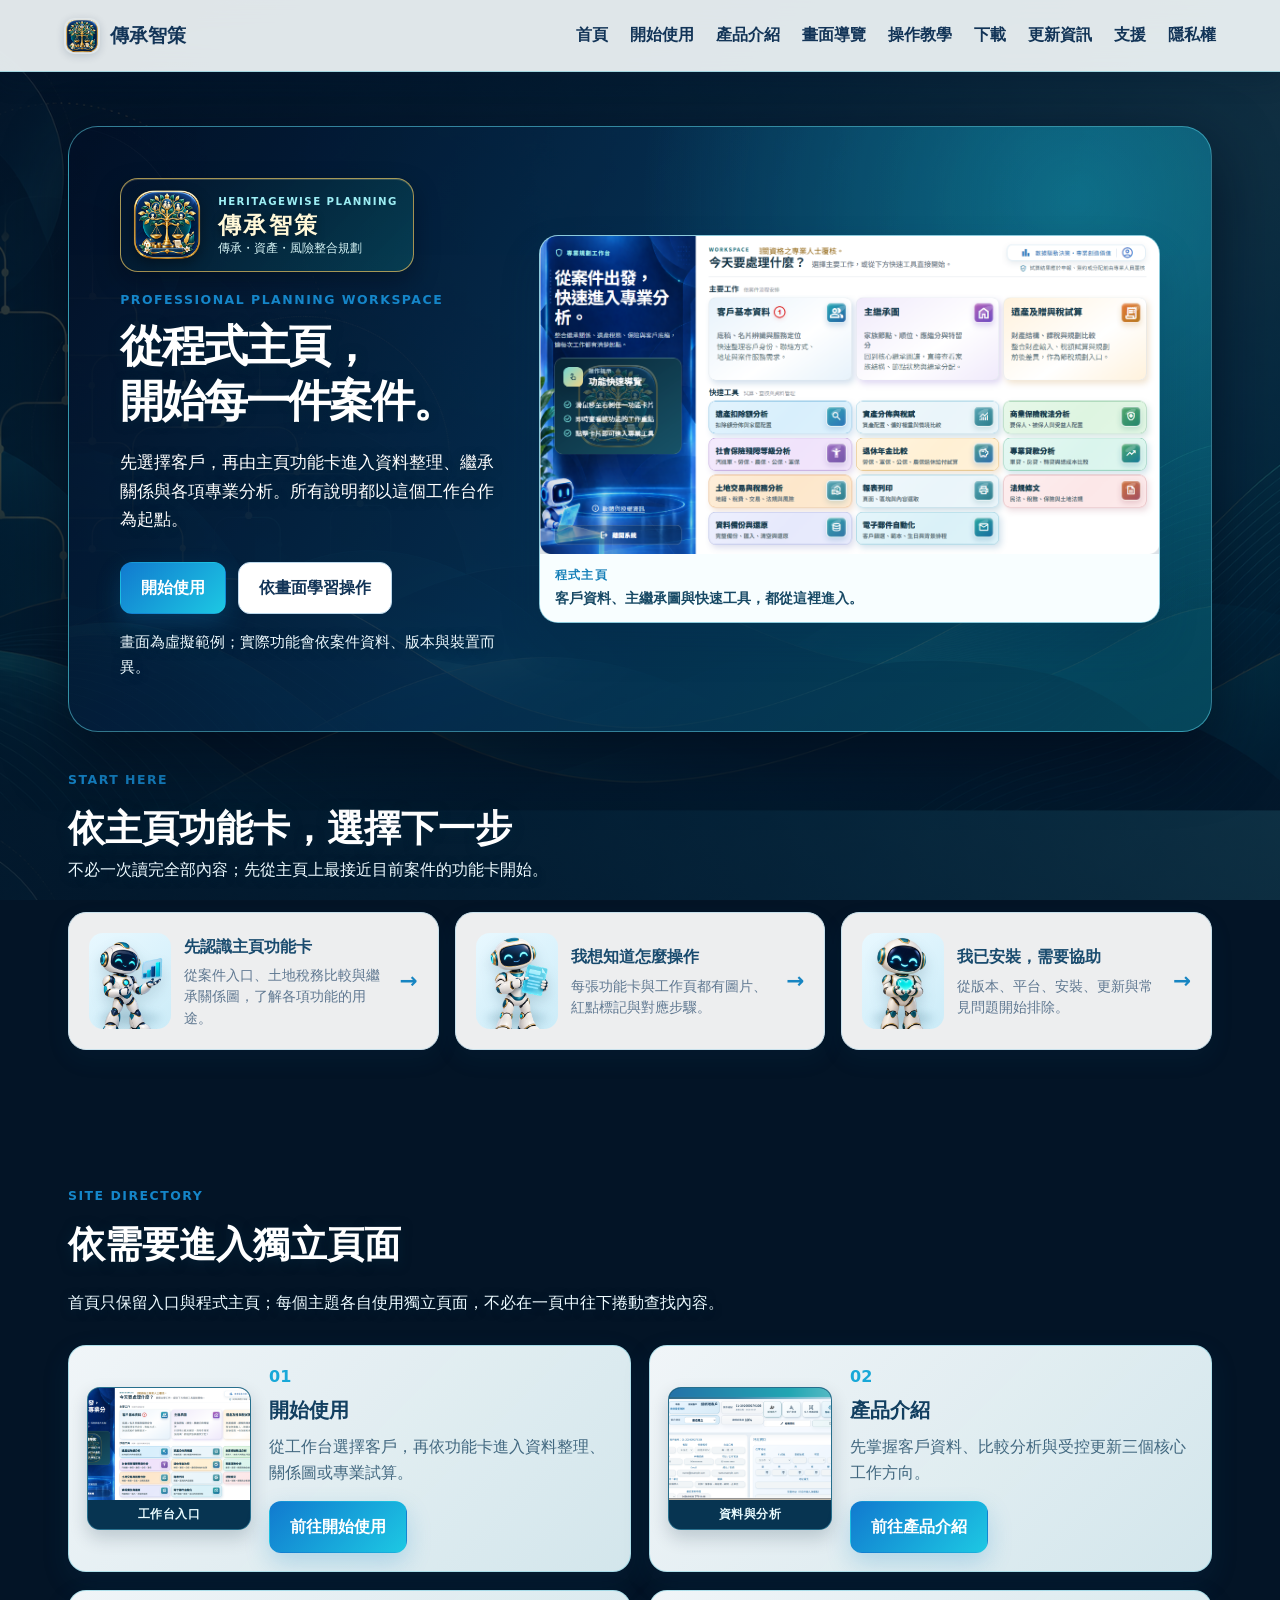
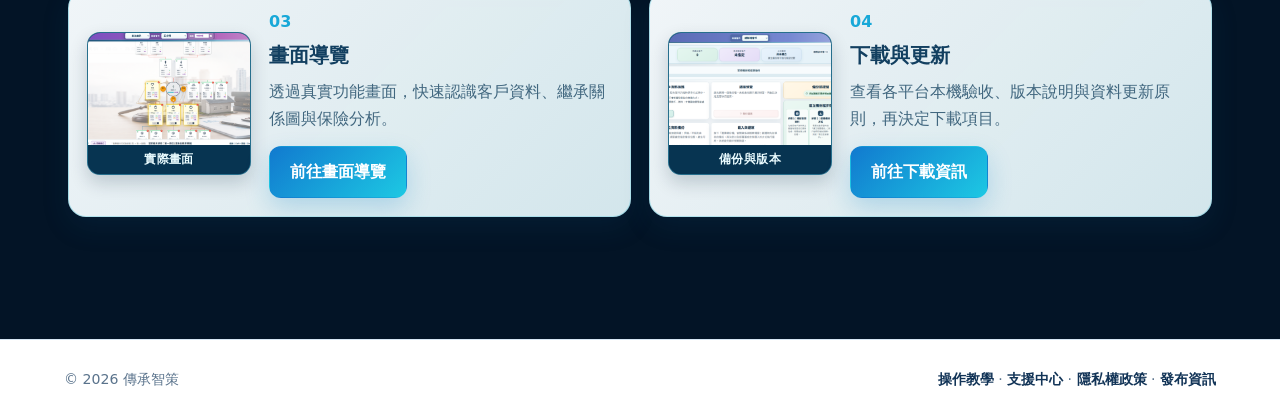
<file: index.html>
<!doctype html>
<html lang="zh-Hant">
  <head>
    <meta charset="utf-8">
    <meta name="viewport" content="width=device-width, initial-scale=1">
    <meta name="description" content="傳承智策｜繼承權益分析系統的官方資訊、操作教學、下載與更新說明。">
    <meta name="theme-color" content="#0d4d85">
    <meta property="og:locale" content="zh_TW">
    <meta property="og:type" content="website">
    <meta property="og:title" content="傳承智策｜繼承權益分析系統">
    <meta property="og:description" content="以圖表協助專業人員整理傳承、土地與稅務概略試算。">
    <link rel="canonical" href="https://heritagewise.github.io/">
    <title>傳承智策｜官方網站</title>
    <link rel="stylesheet" href="assets/site.css?v=20261004-white-on-dark">
    <link rel="stylesheet" href="assets/site-enhancements.css?v=602bc55">
    <link rel="stylesheet" href="assets/home-background-v1.css?v=20261004-hero-brand">
    <script defer src="assets/analytics.js?v=20261001"></script>
  </head>
  <body class="home-page">
    <header class="site-header">
      <a class="brand" href="./" aria-label="傳承智策首頁"><span class="brand-mark">傳</span><span>傳承智策</span></a>
      <nav aria-label="主要導覽"><a href="start/">開始使用</a><a href="product/">產品介紹</a><a href="showcase/">畫面導覽</a><a href="guide/">操作教學</a><a href="releases/">下載</a><a href="data-updates/">更新資訊</a><a href="support/">支援</a><a href="privacy/">隱私權</a></nav>
    </header>
    <main>
      <section class="hero workspace-hero">
        <div class="workspace-hero-intro">
          <div class="hero-brand-lockup" aria-label="傳承智策品牌識別">
            <img src="assets/brand/heritage-original-icon.png" alt="傳承智策家族樹與天秤 Logo">
            <div><span>HERITAGEWISE PLANNING</span><strong>傳承智策</strong><small>傳承・資產・風險整合規劃</small></div>
          </div>
          <p class="eyebrow">PROFESSIONAL PLANNING WORKSPACE</p>
          <h1><span>從程式主頁，</span><br><em>開始每一件案件。</em></h1>
          <p class="lead">先選擇客戶，再由主頁功能卡進入資料整理、繼承關係與各項專業分析。所有說明都以這個工作台作為起點。</p>
          <div class="actions"><a class="button primary" href="start/">開始使用</a><a class="button quiet" href="guide/">依畫面學習操作</a></div>
          <p class="hero-note">畫面為虛擬範例；實際功能會依案件資料、版本與裝置而異。</p>
        </div>
        <figure class="workspace-home-preview">
          <img src="assets/screenshots/workspace-home-current-cropped.png" alt="傳承智策專業規劃工作台完整主頁，顯示客戶資料、主繼承圖與各項分析工具">
          <figcaption><span>程式主頁</span><strong>客戶資料、主繼承圖與快速工具，都從這裡進入。</strong></figcaption>
        </figure>
      </section>

      <section id="start-here" class="section start-here">
        <p class="eyebrow">START HERE</p><h2>依主頁功能卡，選擇下一步</h2>
        <p class="section-lead">不必一次讀完全部內容；先從主頁上最接近目前案件的功能卡開始。</p>
        <div class="start-paths">
          <a class="start-path understand" href="showcase/"><span class="robot-spot" aria-hidden="true"><img src="assets/mascots/heritage-robot-analysis-v1.png" alt=""></span><span><b>先認識主頁功能卡</b><small>從案件入口、土地稅務比較與繼承關係圖，了解各項功能的用途。</small></span><i aria-hidden="true">→</i></a>
          <a class="start-path learn" href="guide/"><span class="robot-spot" aria-hidden="true"><img src="assets/mascots/heritage-robot-guide-v1.png" alt=""></span><span><b>我想知道怎麼操作</b><small>每張功能卡與工作頁都有圖片、紅點標記與對應步驟。</small></span><i aria-hidden="true">→</i></a>
          <a class="start-path help" href="support/"><span class="robot-spot" aria-hidden="true"><img src="assets/mascots/heritage-robot-support-v1.png" alt=""></span><span><b>我已安裝，需要協助</b><small>從版本、平台、安裝、更新與常見問題開始排除。</small></span><i aria-hidden="true">→</i></a>
        </div>
      </section>

      <section class="section page-directory">
        <p class="eyebrow">SITE DIRECTORY</p><h2>依需要進入獨立頁面</h2>
        <p class="section-lead">首頁只保留入口與程式主頁；每個主題各自使用獨立頁面，不必在一頁中往下捲動查找內容。</p>
        <div class="grid two">
          <article class="directory-entry"><figure><img src="assets/screenshots/workspace-home-current-cropped.png" alt="傳承智策工作台首頁範例畫面"><figcaption>工作台入口</figcaption></figure><div><span>01</span><h3>開始使用</h3><p>從工作台選擇客戶，再依功能卡進入資料整理、關係圖或專業試算。</p><p class="actions"><a class="button primary" href="start/">前往開始使用</a></p></div></article>
          <article class="directory-entry"><figure><img src="assets/tutorial-screenshots/client-profile.png" alt="客戶基本資料管理範例畫面"><figcaption>資料與分析</figcaption></figure><div><span>02</span><h3>產品介紹</h3><p>先掌握客戶資料、比較分析與受控更新三個核心工作方向。</p><p class="actions"><a class="button primary" href="product/">前往產品介紹</a></p></div></article>
          <article class="directory-entry"><figure><img src="assets/screenshots/inheritance-map-current.png" alt="繼承關係圖範例畫面"><figcaption>實際畫面</figcaption></figure><div><span>03</span><h3>畫面導覽</h3><p>透過真實功能畫面，快速認識客戶資料、繼承關係圖與保險分析。</p><p class="actions"><a class="button primary" href="showcase/">前往畫面導覽</a></p></div></article>
          <article class="directory-entry"><figure><img src="assets/tutorial-screenshots/backup-restore.png" alt="資料備份與還原範例畫面"><figcaption>備份與版本</figcaption></figure><div><span>04</span><h3>下載與更新</h3><p>查看各平台本機驗收、版本說明與資料更新原則，再決定下載項目。</p><p class="actions"><a class="button primary" href="releases/">前往下載資訊</a></p></div></article>
        </div>
      </section>
    </main>
    <footer><span>© 2026 傳承智策</span><span><a href="guide/">操作教學</a> · <a href="support/">支援中心</a> · <a href="privacy/">隱私權政策</a> · <a href="releases/">發布資訊</a></span></footer>
  </body>
</html>
</file>
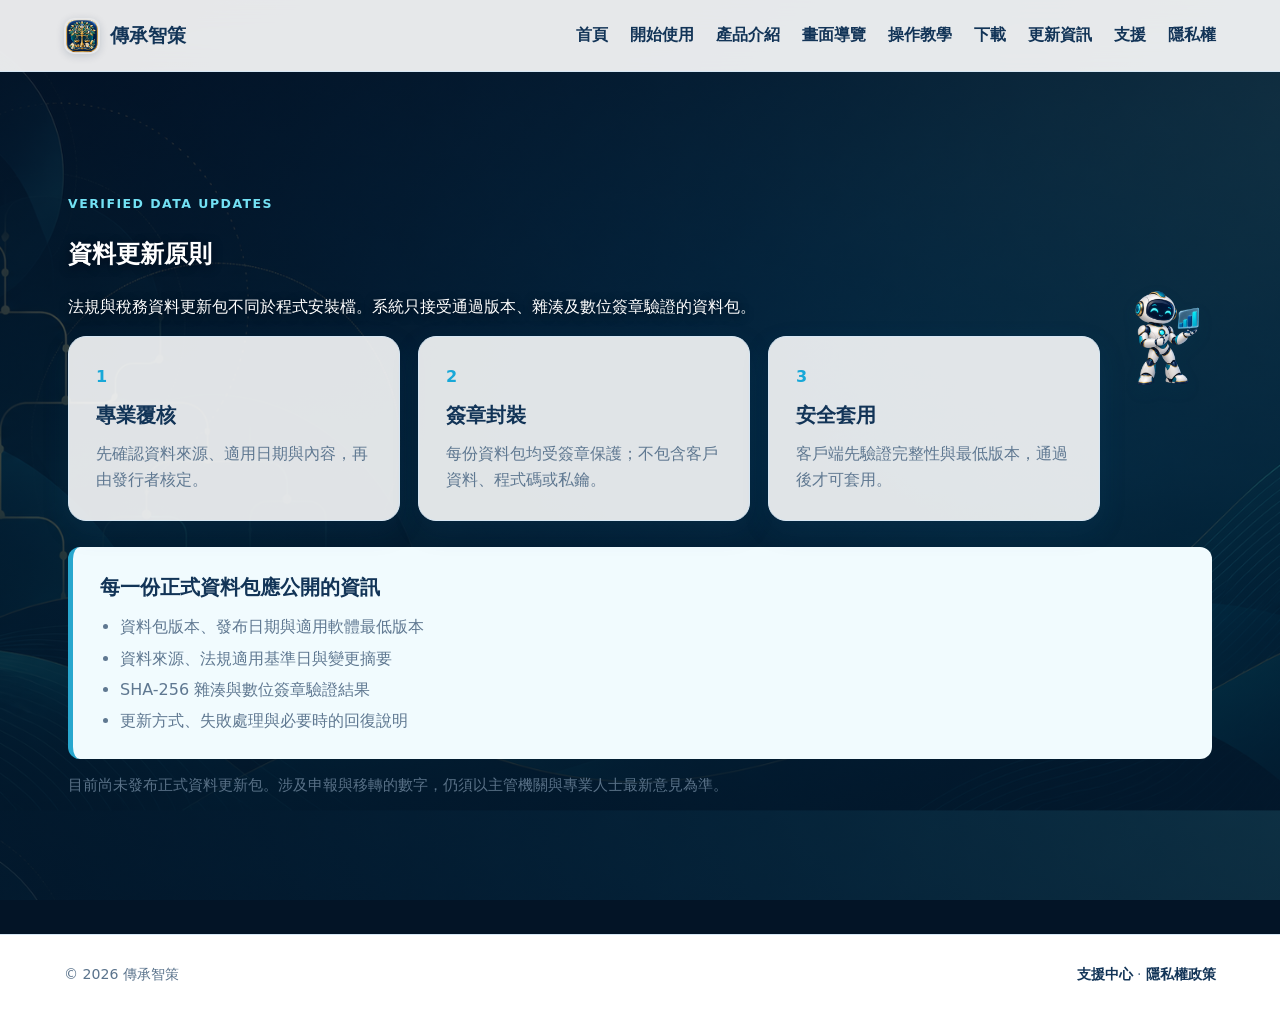
<file: data-updates/index.html>
<!doctype html><html lang="zh-Hant"><head><meta charset="utf-8"><meta name="viewport" content="width=device-width,initial-scale=1"><meta name="description" content="傳承智策受簽章保護的法規與稅務資料更新原則。"><meta name="theme-color" content="#0d4d85"><link rel="canonical" href="https://heritagewise.github.io/data-updates/"><title>資料更新原則｜傳承智策</title><link rel="stylesheet" href="../assets/site.css?v=20261004-white-on-dark"><link rel="stylesheet" href="../assets/page-mascots.css"><script defer src="../assets/analytics.js?v=20261001"></script></head><body><header class="site-header"><a class="brand" href="../"><span class="brand-mark">傳</span><span>傳承智策</span></a><nav><a href="../">首頁</a><a href="../support/">支援</a></nav></header><main><section class="section"><p class="eyebrow">VERIFIED DATA UPDATES</p><h1>資料更新原則</h1><aside class="page-mascot" aria-label="資料更新引導小機器人"><img src="../assets/mascots/heritage-robot-analysis-v1.png" alt="小機器人核對資料"></aside><p>法規與稅務資料更新包不同於程式安裝檔。系統只接受通過版本、雜湊及數位簽章驗證的資料包。</p><div class="grid three"><article><span>1</span><h3>專業覆核</h3><p>先確認資料來源、適用日期與內容，再由發行者核定。</p></article><article><span>2</span><h3>簽章封裝</h3><p>每份資料包均受簽章保護；不包含客戶資料、程式碼或私鑰。</p></article><article><span>3</span><h3>安全套用</h3><p>客戶端先驗證完整性與最低版本，通過後才可套用。</p></article></div><section class="release-checklist"><h2>每一份正式資料包應公開的資訊</h2><ul><li>資料包版本、發布日期與適用軟體最低版本</li><li>資料來源、法規適用基準日與變更摘要</li><li>SHA-256 雜湊與數位簽章驗證結果</li><li>更新方式、失敗處理與必要時的回復說明</li></ul></section><p class="note">目前尚未發布正式資料更新包。涉及申報與移轉的數字，仍須以主管機關與專業人士最新意見為準。</p></section></main><footer><span>© 2026 傳承智策</span><span><a href="../support/">支援中心</a> · <a href="../privacy/">隱私權政策</a></span></footer></body></html>
</file>
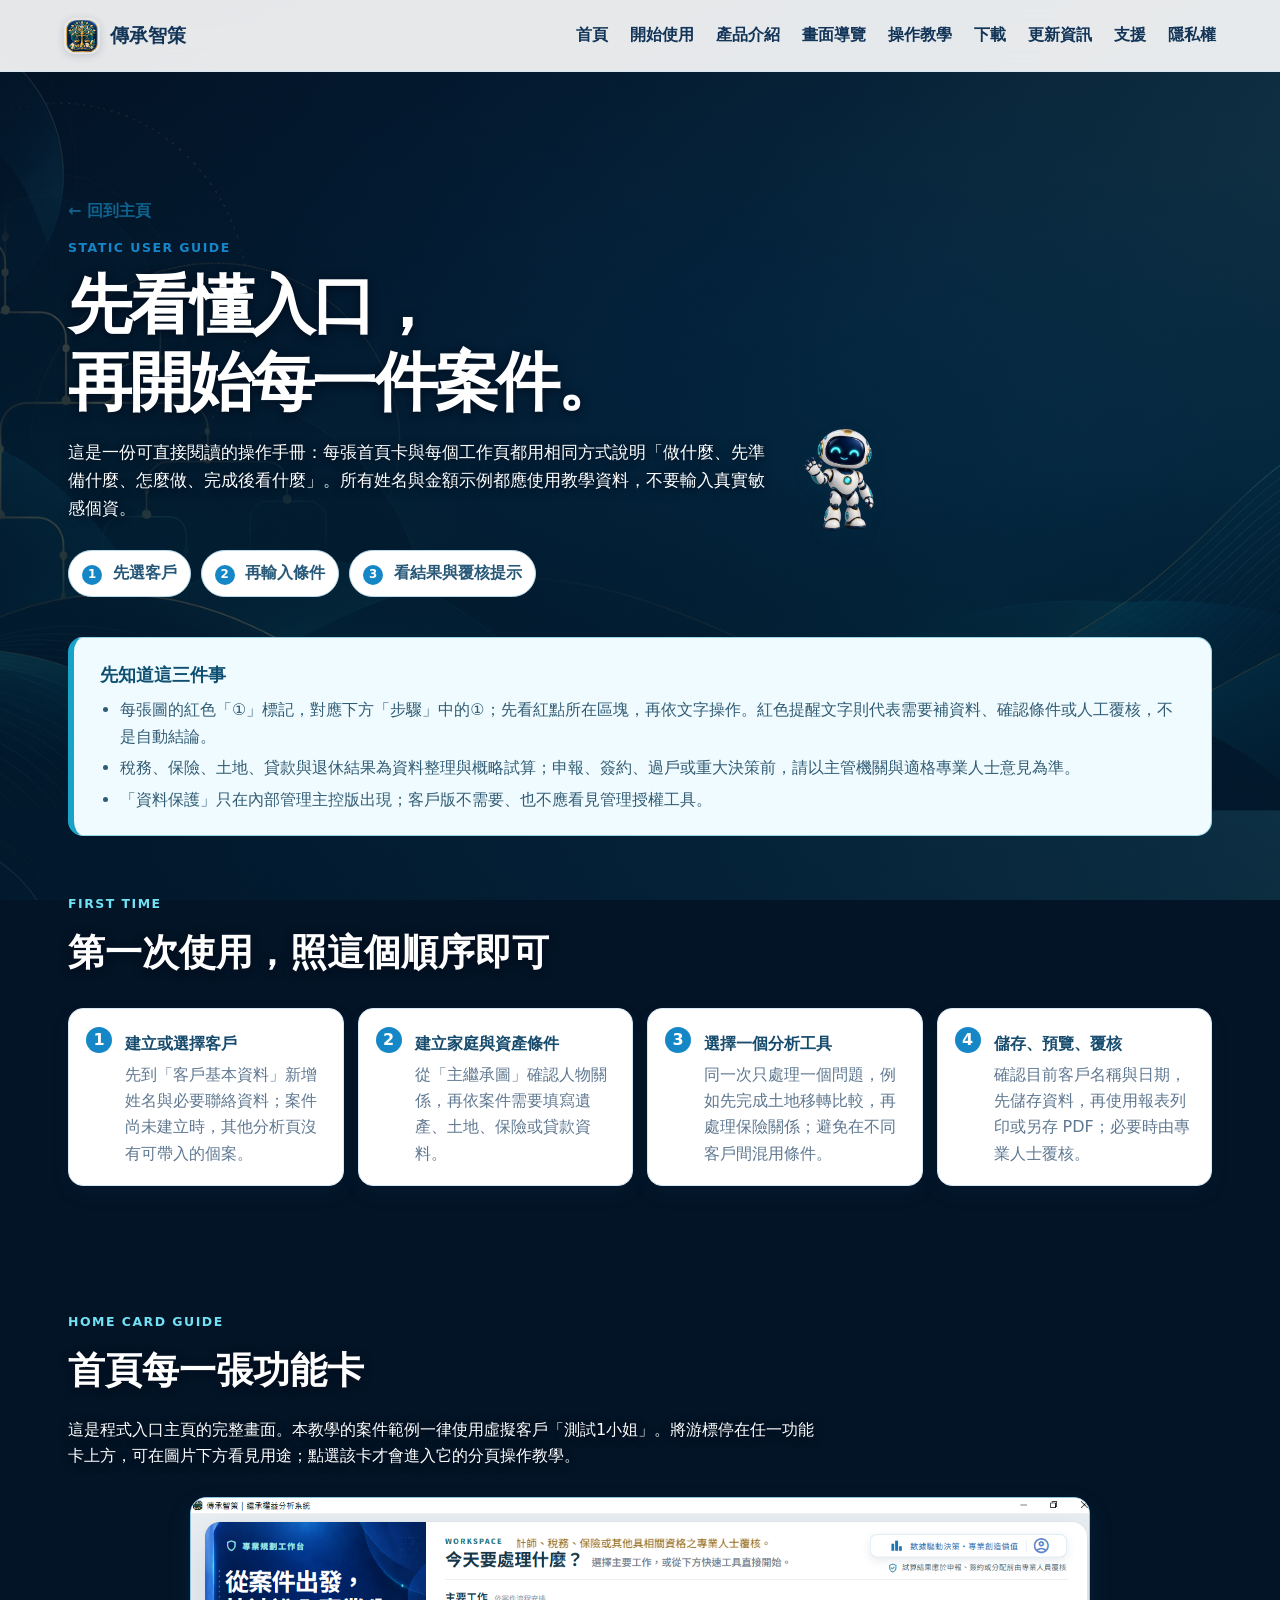
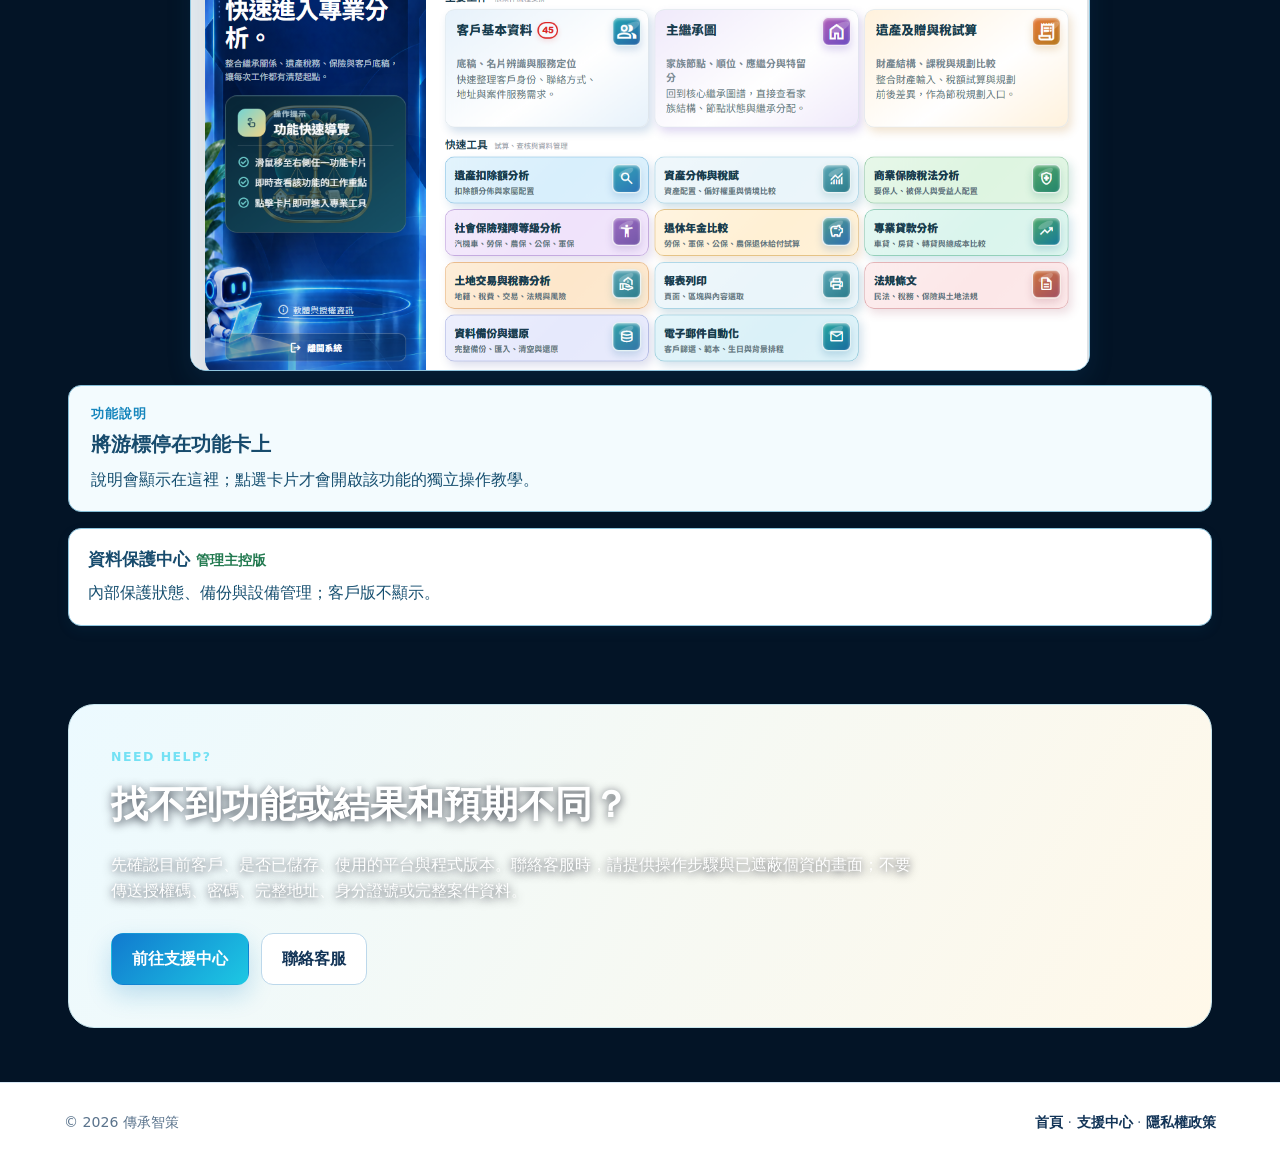
<file: guide/index.html>
<!doctype html>
<html lang="zh-Hant">
  <head>
    <meta charset="utf-8">
    <meta name="viewport" content="width=device-width, initial-scale=1">
    <meta name="description" content="傳承智策各功能卡與工作頁的靜態操作教學。">
    <meta name="theme-color" content="#0d4d85">
    <link rel="canonical" href="https://heritagewise.github.io/guide/">
    <title>操作教學中心｜傳承智策</title>
    <link rel="stylesheet" href="../assets/site.css?v=20261004-white-on-dark">
    <link rel="stylesheet" href="../assets/site-enhancements.css">
    <link rel="stylesheet" href="../assets/page-mascots.css">
    <link rel="stylesheet" href="../assets/guide.css?v=20260927-card-crops">
    <link rel="stylesheet" href="../assets/guide-card-crops.css?v=20261004-single-red-frame">
    <script defer src="../assets/analytics.js?v=20261001"></script>
  </head>
  <body>
    <header class="site-header"><a class="brand" href="../"><span class="brand-mark">傳</span><span>傳承智策</span></a><nav><a href="../">首頁</a><a href="#cards">功能卡</a><a href="#start">使用順序</a><a href="../support/">支援</a></nav></header>
    <main>
      <section class="guide-hero" id="top">
        <a class="guide-return-home" href="../">← 回到主頁</a>
        <p class="eyebrow">STATIC USER GUIDE</p>
        <h1>先看懂入口，<br><em>再開始每一件案件。</em></h1>
        <aside class="page-mascot" aria-label="操作教學歡迎小機器人"><img src="../assets/mascots/heritage-robot-welcome-v1.png" alt="小機器人歡迎您開始閱讀操作教學"></aside>
        <p>這是一份可直接閱讀的操作手冊：每張首頁卡與每個工作頁都用相同方式說明「做什麼、先準備什麼、怎麼做、完成後看什麼」。所有姓名與金額示例都應使用教學資料，不要輸入真實敏感個資。</p>
        <div class="guide-principles"><span><b>1</b> 先選客戶</span><span><b>2</b> 再輸入條件</span><span><b>3</b> 看結果與覆核提示</span></div>
      </section>

      <section class="guide-notice" aria-label="使用前提醒"><strong>先知道這三件事</strong><ul><li>每張圖的紅色「①」標記，對應下方「步驟」中的①；先看紅點所在區塊，再依文字操作。紅色提醒文字則代表需要補資料、確認條件或人工覆核，不是自動結論。</li><li>稅務、保險、土地、貸款與退休結果為資料整理與概略試算；申報、簽約、過戶或重大決策前，請以主管機關與適格專業人士意見為準。</li><li>「資料保護」只在內部管理主控版出現；客戶版不需要、也不應看見管理授權工具。</li></ul></section>

      <section class="section guide-section" id="start">
        <p class="eyebrow">FIRST TIME</p><h2>第一次使用，照這個順序即可</h2>
        <ol class="guide-steps"><li><b>建立或選擇客戶</b><span>先到「客戶基本資料」新增姓名與必要聯絡資料；案件尚未建立時，其他分析頁沒有可帶入的個案。</span></li><li><b>建立家庭與資產條件</b><span>從「主繼承圖」確認人物關係，再依案件需要填寫遺產、土地、保險或貸款資料。</span></li><li><b>選擇一個分析工具</b><span>同一次只處理一個問題，例如先完成土地移轉比較，再處理保險關係；避免在不同客戶間混用條件。</span></li><li><b>儲存、預覽、覆核</b><span>確認目前客戶名稱與日期，先儲存資料，再使用報表列印或另存 PDF；必要時由專業人士覆核。</span></li></ol>
      </section>

      <section class="section guide-section" id="cards">
        <p class="eyebrow">HOME CARD GUIDE</p><h2>首頁每一張功能卡</h2><p class="section-lead">這是程式入口主頁的完整畫面。本教學的案件範例一律使用虛擬客戶「測試1小姐」。將游標停在任一功能卡上方，可在圖片下方看見用途；點選該卡才會進入它的分頁操作教學。</p>
        <div class="workspace-guide" aria-label="程式入口主頁互動式功能卡教學">
          <div class="workspace-guide-image">
            <img src="../assets/tutorial-screenshots/入口頁.png" alt="傳承智策程式入口主頁；以虛擬客戶測試1小姐顯示完整功能卡">
            <a class="workspace-hotspot" style="--x:28.4%;--y:23.9%;--w:22.7%;--h:24.9%" href="pages/client-profile.html" data-title="客戶基本資料" data-description="以虛擬客戶「測試1小姐」建立案件底稿，讓後續分析都歸屬到正確案件。" aria-label="客戶基本資料：查看操作教學"></a>
            <a class="workspace-hotspot" style="--x:51.7%;--y:23.9%;--w:22.7%;--h:24.9%" href="pages/family.html" data-title="主繼承圖" data-description="以「測試1小姐」的虛擬家族資料，整理親屬關係、存歿狀態與分配基礎。" aria-label="主繼承圖：查看操作教學"></a>
            <a class="workspace-hotspot" style="--x:75%;--y:23.9%;--w:22.7%;--h:24.9%" href="pages/estate-tax.html" data-title="遺產及贈與稅試算" data-description="以「測試1小姐」的教學資料彙整資產、負債與移轉條件，進行概略比較。" aria-label="遺產及贈與稅試算：查看操作教學"></a>
            <a class="workspace-hotspot" style="--x:28.4%;--y:54.9%;--w:22.7%;--h:9.6%" href="pages/deduction.html" data-title="遺產扣除額分析" data-description="以「測試1小姐」的家屬條件，檢視可能扣除額與待備證明。" aria-label="遺產扣除額分析：查看操作教學"></a>
            <a class="workspace-hotspot" style="--x:51.7%;--y:54.9%;--w:22.7%;--h:9.6%" href="pages/asset-distribution-tax.html" data-title="資產分佈與稅賦" data-description="以「測試1小姐」為同一案例，比較分配情境、稅負與家人淨得。" aria-label="資產分佈與稅賦：查看操作教學"></a>
            <a class="workspace-hotspot" style="--x:75%;--y:54.9%;--w:22.7%;--h:9.6%" href="pages/commercial-insurance.html" data-title="商業保險稅法分析" data-description="以「測試1小姐」案例核對要保人、被保人、受益人與付款來源。" aria-label="商業保險稅法分析：查看操作教學"></a>
            <a class="workspace-hotspot" style="--x:28.4%;--y:66%;--w:22.7%;--h:9.6%" href="pages/disability-grades.html" data-title="社會保險殘障等級分析" data-description="以「測試1小姐」作為教學案例，整理不同制度的資料對照方式。" aria-label="社會保險殘障等級分析：查看操作教學"></a>
            <a class="workspace-hotspot" style="--x:51.7%;--y:66%;--w:22.7%;--h:9.6%" href="pages/retirement-pension.html" data-title="退休年金比較" data-description="以「測試1小姐」作為教學案例，比較制度、請領時點與估算結果。" aria-label="退休年金比較：查看操作教學"></a>
            <a class="workspace-hotspot" style="--x:75%;--y:66%;--w:22.7%;--h:9.6%" href="pages/loan-analysis.html" data-title="專業貸款分析" data-description="以「測試1小姐」作為案件範例，比較月付、總利息與貸款成本。" aria-label="專業貸款分析：查看操作教學"></a>
            <a class="workspace-hotspot" style="--x:28.4%;--y:77%;--w:22.7%;--h:9.7%" href="pages/land-exchange.html" data-title="土地交易與稅務分析" data-description="以「測試1小姐」案例比較買賣、贈與、繼承與日後出售稅費。" aria-label="土地交易與稅務分析：查看操作教學"></a>
            <a class="workspace-hotspot" style="--x:51.7%;--y:77%;--w:22.7%;--h:9.7%" href="pages/report-center.html" data-title="報表列印" data-description="預覽「測試1小姐」的已完成資料，再列印或另存 PDF 作為覆核草稿。" aria-label="報表列印：查看操作教學"></a>
            <a class="workspace-hotspot" style="--x:75%;--y:77%;--w:22.7%;--h:9.7%" href="pages/laws.html" data-title="法規條文" data-description="以「測試1小姐」的案件情境查閱所需的法規線索。" aria-label="法規條文：查看操作教學"></a>
            <a class="workspace-hotspot" style="--x:28.4%;--y:88.1%;--w:22.7%;--h:9.7%" href="pages/backup-restore.html" data-title="資料備份與還原" data-description="將「測試1小姐」的教學資料完整備份、匯入、清空或還原。" aria-label="資料備份與還原：查看操作教學"></a>
            <a class="workspace-hotspot" style="--x:51.7%;--y:88.1%;--w:22.7%;--h:9.7%" href="pages/email-automation.html" data-title="電子郵件自動化" data-description="依「測試1小姐」的教學案例，了解客戶篩選、範本與排程。" aria-label="電子郵件自動化：查看操作教學"></a>
          </div>
        </div>
        <aside class="workspace-guide-tip" aria-live="polite"><p class="workspace-guide-tip-label">功能說明</p><h3 data-workspace-guide-title>將游標停在功能卡上</h3><p data-workspace-guide-description>說明會顯示在這裡；點選卡片才會開啟該功能的獨立操作教學。</p></aside>
        <div class="workspace-guide-lower" aria-label="管理主控版專用功能卡教學"><a href="pages/commercial-control.html"><b>資料保護中心 <small>管理主控版</small></b><span>內部保護狀態、備份與設備管理；客戶版不顯示。</span></a></div>
      </section>

      <template id="lesson-source">
        <div class="page-guide-list">
          <article id="client-profile"><h3>客戶基本資料</h3><dl><dt>目的</dt><dd>建立、修改與儲存案件的基本底稿。</dd><dt>步驟</dt><dd>① 選「新增客戶」或目前客戶；② 填姓名與必要欄位；③ 按儲存資料，再前往分析頁。</dd><dt>注意</dt><dd>姓名、電話、Email 等資料只填案件需要的最少內容；不要把身分證號或敏感資料寫入教學範例。</dd></dl></article>
          <article id="client-profile-new"><h3>新增客戶</h3><dl><dt>目的</dt><dd>建立一份新的客戶案件底稿，避免把新案件資料寫入既有客戶。</dd><dt>步驟</dt><dd>① 按「新增客戶」；② 輸入姓名與案件必要的最少欄位；③ 按「儲存資料」後，確認上方目前客戶已切換為新名稱。</dd><dt>注意</dt><dd>姓名相同時，先用客戶搜尋確認是否已有既存資料；不要以身分證號、完整地址或其他敏感資料當作教學範例。</dd></dl></article>
          <article id="client-profile-search"><h3>客戶搜尋</h3><dl><dt>目的</dt><dd>快速找到既有客戶，而不是重新建立重複資料。</dd><dt>步驟</dt><dd>① 輸入姓名或可辨識的關鍵字；② 核對名稱與最近更新時間；③ 點選正確客戶開啟。</dd><dt>注意</dt><dd>搜尋不到時，先清除條件並確認資料是否已儲存。</dd></dl></article>
          <article id="business-card-scan"><h3>名片辨識建檔</h3><dl><dt>目的</dt><dd>從名片影像擷取可用欄位，減少重複輸入。</dd><dt>步驟</dt><dd>① 匯入清楚名片；② 檢查辨識出的姓名、電話與公司；③ 確認後寫入客戶基本資料。</dd><dt>注意</dt><dd>辨識結果一定要人工校對；不要上傳不屬於自己或未獲授權處理的名片。</dd></dl></article>
          <article id="client-service-history"><h3>服務紀錄查詢</h3><dl><dt>目的</dt><dd>回顧該客戶的服務處理與記錄。</dd><dt>步驟</dt><dd>① 選目前客戶；② 依日期或內容查看紀錄；③ 需要補件時回到客戶基本資料更新。</dd><dt>注意</dt><dd>服務紀錄是內部工作記錄，不應放入不必要的敏感內容。</dd></dl></article>
          <article id="family"><h3>主繼承圖</h3><dl><dt>目的</dt><dd>把家族成員、關係、存歿狀態與分配基礎畫成一張圖。</dd><dt>步驟</dt><dd>① 建立被繼承人與配偶；② 依序加入父母、子女或其他必要成員；③ 核對關係後查看順位、應繼分與特留分提示。</dd><dt>注意</dt><dd>複雜親屬、收養、代位、拋棄繼承或爭議狀況，先標為待確認，並由專業人士覆核。</dd></dl></article>
          <article id="inheritance-order"><h3>繼承順位</h3><dl><dt>目的</dt><dd>將主繼承圖中的人物關係轉成可閱讀的法定順位說明。</dd><dt>步驟</dt><dd>① 先完成主繼承圖；② 開啟繼承順位；③ 對照畫面提示確認是否有缺少或誤設人物。</dd><dt>注意</dt><dd>此頁是整理與提醒，不是對個案的正式繼承法律意見。</dd></dl></article>
          <article id="deduction"><h3>遺產扣除額分析</h3><dl><dt>目的</dt><dd>集中檢視家屬條件與可能扣除額配置。</dd><dt>步驟</dt><dd>① 先完成主繼承圖；② 依頁面勾選扶養、年齡、殘障等條件；③ 核對扣除額結構與待備證明。</dd><dt>注意</dt><dd>資格與額度取決於申報年度及實際事實；以最新規定和完整文件覆核。</dd></dl></article>
          <article id="estate-tax"><h3>遺產及贈與稅試算</h3><dl><dt>目的</dt><dd>以目前輸入的資產、扣除與時間條件做概略稅負整理。</dd><dt>步驟</dt><dd>① 輸入各類資產與必要債務；② 切換遺產或贈與的情境；③ 看稅基、估額、差異與未填資料提醒。</dd><dt>注意</dt><dd>金額與稅法年度會影響結果；申報前必須由會計、稅務或其他適格專業人士覆核。</dd></dl></article>
          <article id="asset-distribution-tax"><h3>資產分佈與稅賦</h3><dl><dt>目的</dt><dd>在相同條件下比較不同分配與規劃情境。</dd><dt>步驟</dt><dd>① 輸入資產類型、金額與家庭偏好；② 如有已存遺產資料可選擇帶入；③ 比較稅負、家人淨得、風險與覆核提示。</dd><dt>注意</dt><dd>帶入沒有反應時，先確認目前客戶已有儲存的遺產資料；不同情境不可混用不同客戶的數字。</dd></dl></article>
          <article id="commercial-insurance"><h3>商業保險稅法分析</h3><dl><dt>目的</dt><dd>用關係圖核對保單角色與可能影響。</dd><dt>步驟</dt><dd>① 填要保人、被保人、受益人與付款來源；② 檢查關係圖；③ 依風險提示補保單條款與實際付款證明。</dd><dt>注意</dt><dd>保單權利、稅務與受益人效果取決於契約及事實；勿只依圖示做投保或變更決定。</dd></dl></article>
          <article id="disability-grades"><h3>社會保險殘障等級分析</h3><dl><dt>目的</dt><dd>整理不同制度的等級條件與給付比較資料。</dd><dt>步驟</dt><dd>① 選適用制度；② 依診斷／失能狀況檢視對照條件；③ 保留頁面結果作為與醫療、保險單位溝通的整理。</dd><dt>注意</dt><dd>最終認定以主管機關、醫療鑑定及保險契約為準。</dd></dl></article>
          <article id="retirement-pension"><h3>退休年金比較</h3><dl><dt>目的</dt><dd>比較勞保、勞退、公保、軍保等退休相關情境。</dd><dt>步驟</dt><dd>① 選制度；② 輸入年資、薪資／本俸與請領年齡；③ 比較提前、正常或延後請領的概估結果。</dd><dt>注意</dt><dd>先確認制度身分與年資紀錄，避免以推估資料當成正式核定金額。</dd></dl></article>
          <article id="retirement-labor-scenario"><h3>勞保年金請領比較</h3><dl><dt>目的</dt><dd>將不同請領年齡的勞保年金放在同一張比較表。</dd><dt>步驟</dt><dd>① 從退休年金比較進入；② 選擇預計請領時間；③ 比較月領與累計結果。</dd><dt>注意</dt><dd>頁面假設會影響累計比較；請確認法定請領資格與最新規定。</dd></dl></article>
          <article id="retirement-pension-schedule"><h3>退休年金累計比較</h3><dl><dt>目的</dt><dd>用期間與預估壽命角度看不同退休選擇的累計差異。</dd><dt>步驟</dt><dd>① 由退休年金比較選情境；② 檢查年齡、年資與預估期間；③ 看累計圖表與交叉點。</dd><dt>注意</dt><dd>預估壽命、投資與通膨不是保證值，應視為討論條件。</dd></dl></article>
          <article id="loan-analysis"><h3>專業貸款分析</h3><dl><dt>目的</dt><dd>比較貸款或轉貸的月付、總利息與總成本。</dd><dt>步驟</dt><dd>① 輸入本金、年利率與期數；② 加入開辦費、違約金等費用；③ 以相同還款條件比較結果。</dd><dt>注意</dt><dd>銀行核貸與實際利率仍以契約、徵審與最新報價為準。</dd></dl></article>
          <article id="land-exchange"><h3>土地交易與稅務分析</h3><dl><dt>目的</dt><dd>以萬元統一輸入／顯示，做買賣、贈與、繼承及下一代出售的兩階段概略比較。</dd><dt>步驟</dt><dd>① 選移轉原因；② 輸入土地價值、公告現值、預計出售價與日期；③ 比較本次移轉、日後出售及合計金額，點開明細核對公式。</dd><dt>注意</dt><dd>每筆土地的取得日、適用稅制、持有期間、地價與費用不同；畫面結論只供方案討論，過戶或出售前須請地政士、會計／稅務專業人士覆核。</dd></dl></article>
          <article id="report-center"><h3>報表列印</h3><dl><dt>目的</dt><dd>把已完成的條件、試算與覆核提示整理成可預覽的文件。</dd><dt>步驟</dt><dd>① 選要納入的功能頁；② 檢查目前客戶、日期與金額；③ 先預覽，再列印或另存 PDF。</dd><dt>注意</dt><dd>PDF 是報表草稿，寄送或交付前務必再次檢查客戶、金額及敏感資料。</dd></dl></article>
          <article id="laws"><h3>法規條文</h3><dl><dt>目的</dt><dd>從目前系統快速開啟民法、稅務、保險與土地相關法規查閱線索。</dd><dt>步驟</dt><dd>① 先選要查的主題；② 閱讀相關條文；③ 對外引用前到主管機關來源核對最新版本與施行日期。</dd><dt>注意</dt><dd>系統內的整理文字不能取代法規原文或正式解釋。</dd></dl></article>
          <article id="backup-restore"><h3>資料備份與還原</h3><dl><dt>目的</dt><dd>保存、預覽及還原客戶案件資料。</dd><dt>步驟</dt><dd>① 在重要修改前建立備份；② 將檔案放在受保護位置；③ 還原前先預覽來源與確認影響範圍。</dd><dt>注意</dt><dd>一般案件備份不等同內部授權台帳備份；不要將備份檔寄給不必要的人。</dd></dl></article>
          <article id="email-automation"><h3>電子郵件自動化</h3><dl><dt>目的</dt><dd>在 Windows 桌面版建立範本、寄送規則與人工核准流程。</dd><dt>步驟</dt><dd>① 依首次設定指引完成寄件帳號安全設定；② 先寄測試信；③ 檢查收件人與內容後，再啟用需要的排程。</dd><dt>注意</dt><dd>Google 帳戶安全、兩步驟驗證與應用程式密碼必須由帳戶擁有人完成；行動版不提供此功能。</dd></dl></article>
          <article id="commercial-control" class="management-card"><h3>資料保護中心 <small>管理主控版</small></h3><dl><dt>目的</dt><dd>供內部管理者檢查保護狀態、備份與管理已授權設備。</dd><dt>步驟</dt><dd>① 日常只看狀態；② 重要修改前建立備份；③ 新增同仁或設備時，再由管理者依內部流程處理。</dd><dt>注意</dt><dd>客戶版沒有此頁；授權台帳、啟用碼與管理資料不得交付客戶或放入一般案件備份。</dd></dl></article>
        </div>
      </template>

      <section class="section panel guide-closing"><p class="eyebrow">NEED HELP?</p><h2>找不到功能或結果和預期不同？</h2><p>先確認目前客戶、是否已儲存、使用的平台與程式版本。聯絡客服時，請提供操作步驟與已遮蔽個資的畫面；不要傳送授權碼、密碼、完整地址、身分證號或完整案件資料。</p><div class="actions"><a class="button primary" href="../support/">前往支援中心</a><a class="button quiet" href="mailto:heritagewise.admin@gmail.com">聯絡客服</a></div></section>
    </main>
    <footer><span>© 2026 傳承智策</span><span><a href="../">首頁</a> · <a href="../support/">支援中心</a> · <a href="../privacy/">隱私權政策</a></span></footer>
  <script src="../assets/guide-annotations.js?v=20260929-test-client"></script>
  <script src="../assets/workspace-guide.js?v=20260928-interactive-home"></script>
  </body>
</html>
</file>
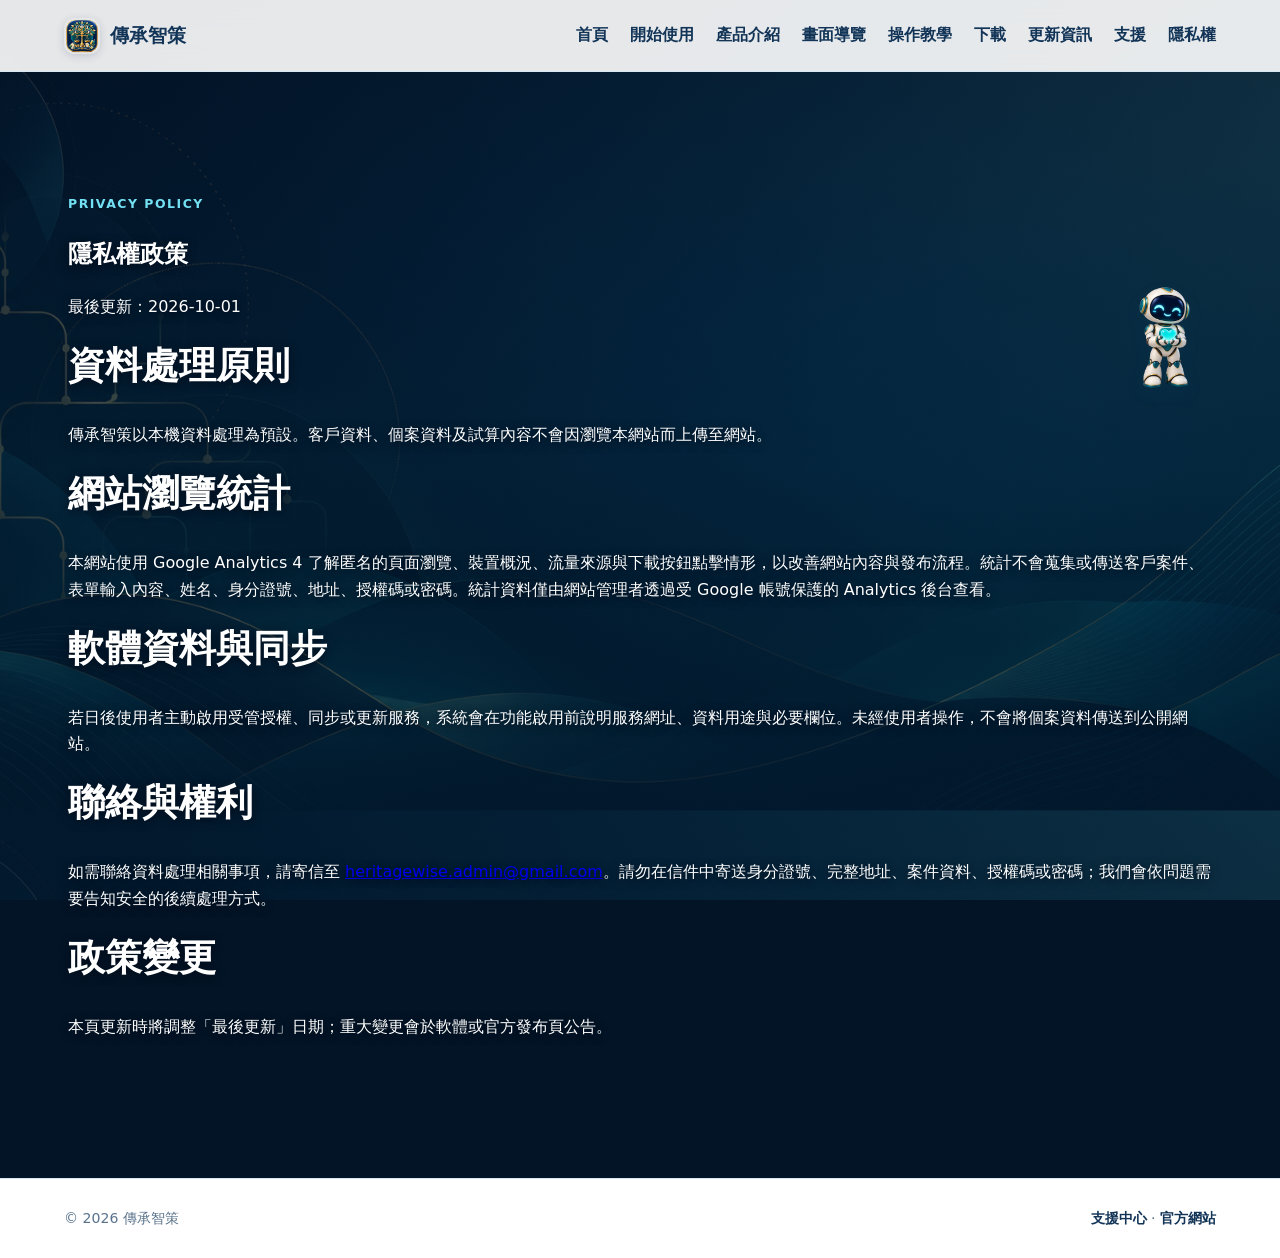
<file: privacy/index.html>
<!doctype html><html lang="zh-Hant"><head><meta charset="utf-8"><meta name="viewport" content="width=device-width,initial-scale=1"><meta name="description" content="傳承智策隱私權政策與本機資料處理原則。"><meta name="theme-color" content="#0d4d85"><link rel="canonical" href="https://heritagewise.github.io/privacy/"><title>隱私權政策｜傳承智策</title><link rel="stylesheet" href="../assets/site.css?v=20261004-white-on-dark"><link rel="stylesheet" href="../assets/site-enhancements.css"><link rel="stylesheet" href="../assets/page-mascots.css"><script defer src="../assets/analytics.js?v=20261001"></script></head><body><header class="site-header"><a class="brand" href="../"><span class="brand-mark">傳</span><span>傳承智策</span></a><nav><a href="../">首頁</a><a href="../support/">支援</a></nav></header><main><section class="section"><p class="eyebrow">PRIVACY POLICY</p><h1>隱私權政策</h1><aside class="page-mascot" aria-label="隱私權引導小機器人"><img src="../assets/mascots/heritage-robot-support-v1.png" alt="小機器人守護資料"></aside><p>最後更新：2026-10-01</p><h2>資料處理原則</h2><p>傳承智策以本機資料處理為預設。客戶資料、個案資料及試算內容不會因瀏覽本網站而上傳至網站。</p><h2>網站瀏覽統計</h2><p>本網站使用 Google Analytics 4 了解匿名的頁面瀏覽、裝置概況、流量來源與下載按鈕點擊情形，以改善網站內容與發布流程。統計不會蒐集或傳送客戶案件、表單輸入內容、姓名、身分證號、地址、授權碼或密碼。統計資料僅由網站管理者透過受 Google 帳號保護的 Analytics 後台查看。</p><h2>軟體資料與同步</h2><p>若日後使用者主動啟用受管授權、同步或更新服務，系統會在功能啟用前說明服務網址、資料用途與必要欄位。未經使用者操作，不會將個案資料傳送到公開網站。</p><h2>聯絡與權利</h2><p>如需聯絡資料處理相關事項，請寄信至 <a href="mailto:heritagewise.admin@gmail.com">heritagewise.admin@gmail.com</a>。請勿在信件中寄送身分證號、完整地址、案件資料、授權碼或密碼；我們會依問題需要告知安全的後續處理方式。</p><h2>政策變更</h2><p>本頁更新時將調整「最後更新」日期；重大變更會於軟體或官方發布頁公告。</p></section></main><footer><span>© 2026 傳承智策</span><span><a href="../support/">支援中心</a> · <a href="../">官方網站</a></span></footer></body></html>
</file>
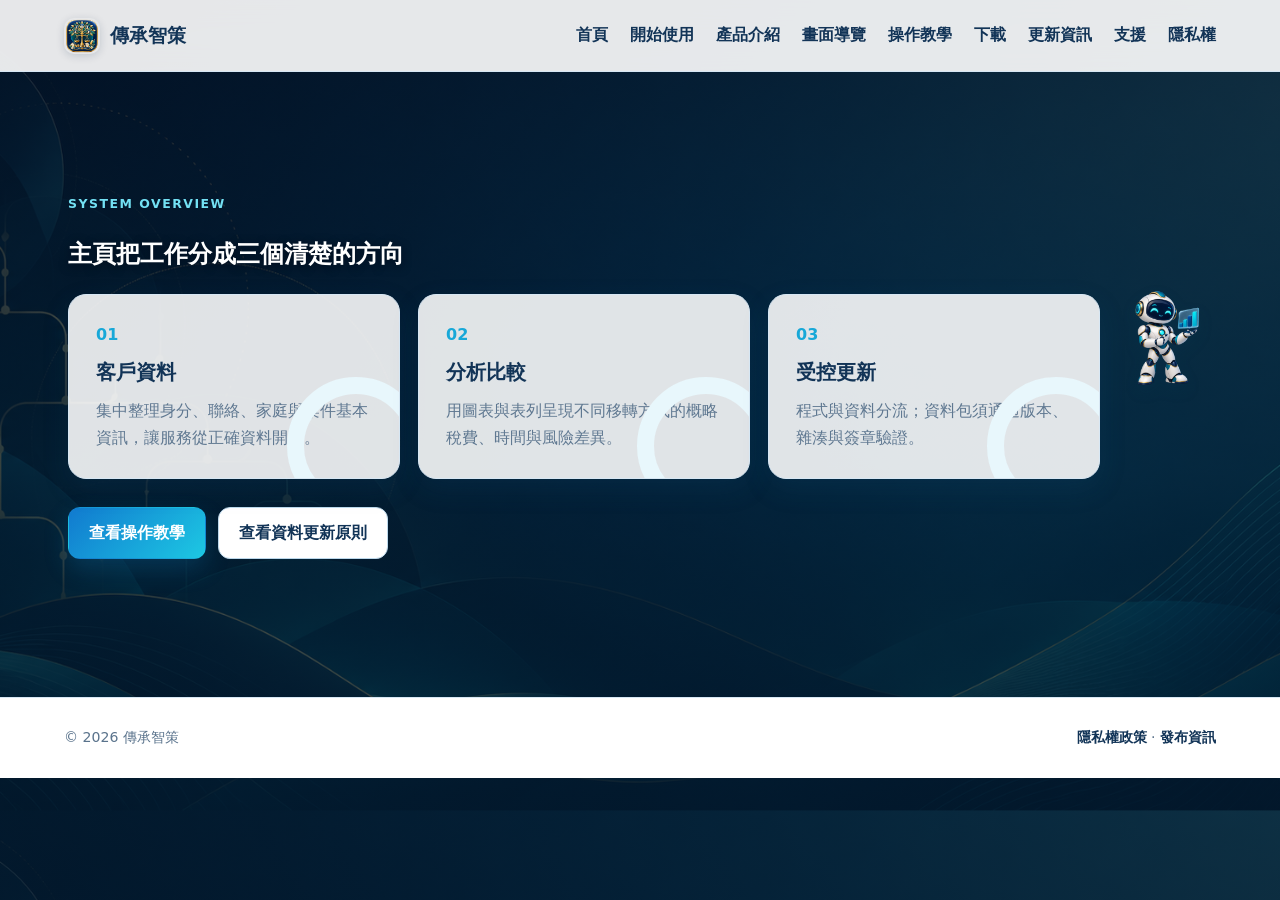
<file: product/index.html>
<!doctype html><html lang="zh-Hant"><head><meta charset="utf-8"><meta name="viewport" content="width=device-width,initial-scale=1"><meta name="description" content="傳承智策產品介紹。"><meta name="theme-color" content="#0d4d85"><link rel="canonical" href="https://heritagewise.github.io/product/"><title>產品介紹｜傳承智策</title><link rel="stylesheet" href="../assets/site.css?v=20261004-white-on-dark"><link rel="stylesheet" href="../assets/site-enhancements.css"><link rel="stylesheet" href="../assets/page-mascots.css"><script defer src="../assets/analytics.js?v=20261001"></script></head><body><header class="site-header"><a class="brand" href="../"><span class="brand-mark">傳</span><span>傳承智策</span></a><nav><a href="../">首頁</a><a href="../start/">開始使用</a><a href="../showcase/">畫面導覽</a><a href="../guide/">操作教學</a><a href="../releases/">下載</a><a href="../support/">支援</a></nav></header><main><section class="section"><p class="eyebrow">SYSTEM OVERVIEW</p><h1>主頁把工作分成三個清楚的方向</h1><aside class="page-mascot" aria-label="產品介紹引導小機器人"><img src="../assets/mascots/heritage-robot-analysis-v1.png" alt="小機器人介紹分析工具"></aside><div class="grid three feature-grid"><article><span>01</span><h3>客戶資料</h3><p>集中整理身分、聯絡、家庭與案件基本資訊，讓服務從正確資料開始。</p></article><article><span>02</span><h3>分析比較</h3><p>用圖表與表列呈現不同移轉方式的概略稅費、時間與風險差異。</p></article><article><span>03</span><h3>受控更新</h3><p>程式與資料分流；資料包須通過版本、雜湊與簽章驗證。</p></article></div><p class="actions"><a class="button primary" href="../guide/">查看操作教學</a><a class="button quiet" href="../data-updates/">查看資料更新原則</a></p></section></main><footer><span>© 2026 傳承智策</span><span><a href="../privacy/">隱私權政策</a> · <a href="../releases/">發布資訊</a></span></footer></body></html>
</file>
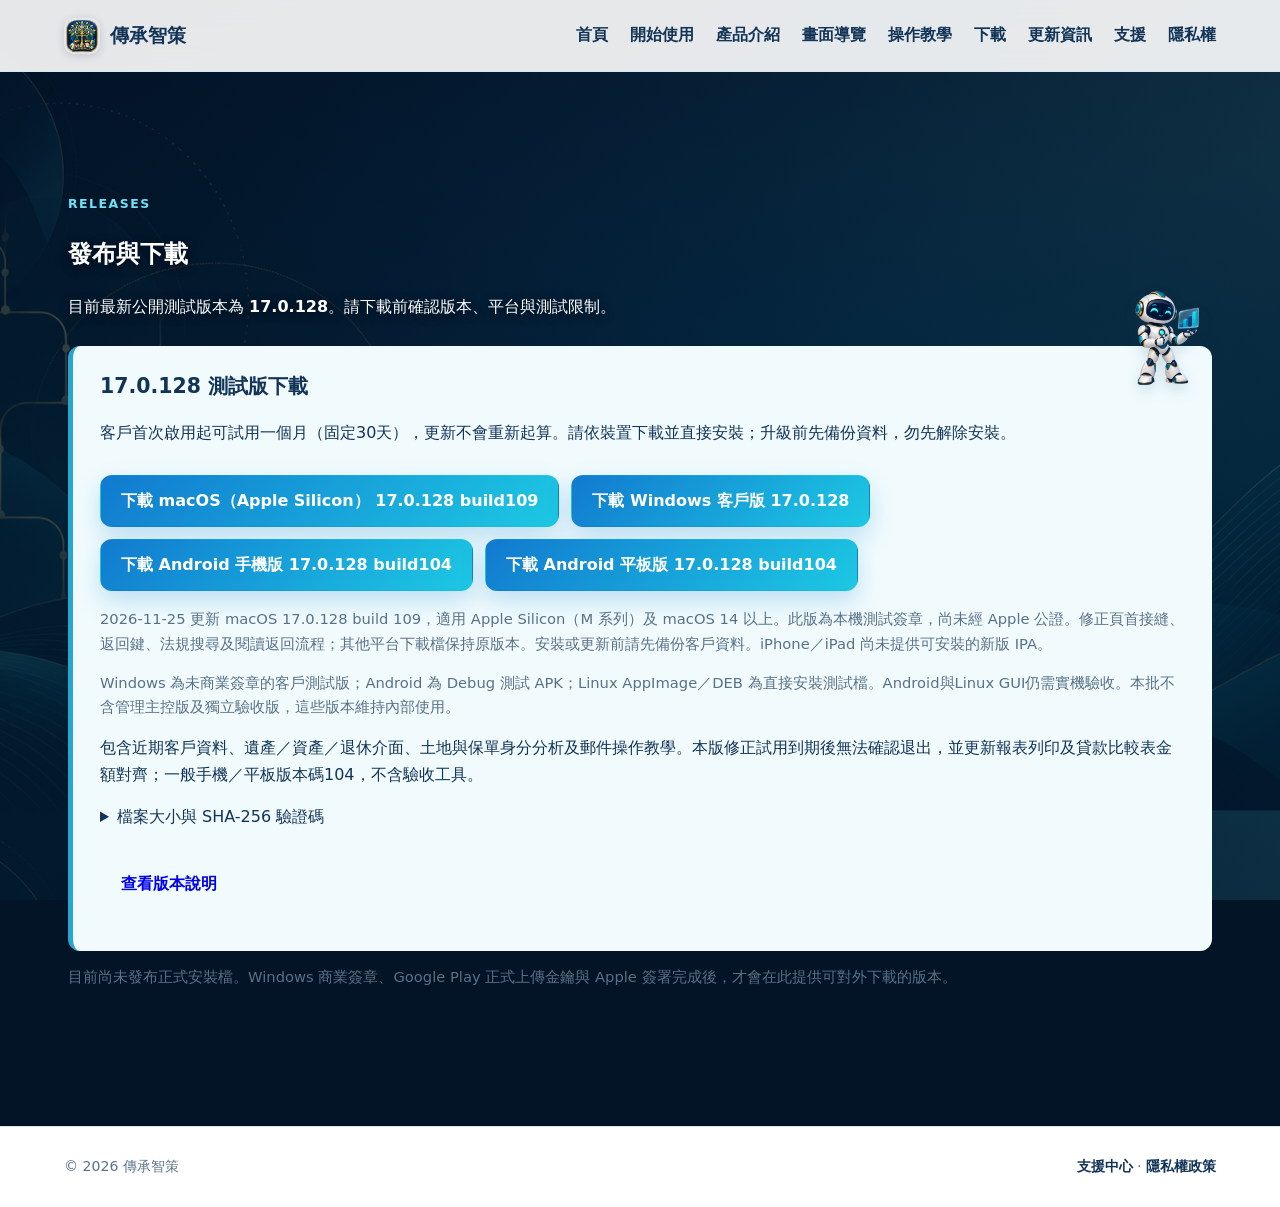
<file: releases/index.html>
<!doctype html>
<html lang="zh-Hant">
  <head>
    <meta charset="utf-8">
    <meta name="viewport" content="width=device-width, initial-scale=1">
    <title>發布與下載｜傳承智策</title>
    <meta name="description" content="傳承智策官方發布、下載與驗證說明。">
    <meta name="theme-color" content="#0d4d85">
    <link rel="canonical" href="https://josephtn916816.github.io/inheritance-site/releases/">
    <link rel="stylesheet" href="../assets/site.css?v=20261004-white-on-dark">
    <link rel="stylesheet" href="../assets/site-enhancements.css">
    <link rel="stylesheet" href="../assets/page-mascots.css">
    <script defer src="../assets/analytics.js?v=20261003-release-validation"></script>
  </head>
  <body>
    <header class="site-header"><a class="brand" href="../"><span class="brand-mark">傳</span><span>傳承智策</span></a><nav aria-label="主要導覽"><a href="../">首頁</a><a href="../start/">開始使用</a><a href="../product/">產品介紹</a><a href="../showcase/">畫面導覽</a><a href="../guide/">操作教學</a><a href="../releases/" aria-current="page">下載</a><a href="../data-updates/">更新資訊</a><a href="../support/">支援</a><a href="../privacy/">隱私權</a></nav></header>
    <main><section class="section"><p class="eyebrow">RELEASES</p><h1>發布與下載</h1><aside class="page-mascot" aria-label="發布資訊引導小機器人"><img src="../assets/mascots/heritage-robot-analysis-v1.png" alt="小機器人檢視發布資訊"></aside><p>目前最新公開測試版本為 <strong>17.0.128</strong>。請下載前確認版本、平台與測試限制。</p>
      <section class="release-checklist"><h2>17.0.128 測試版下載</h2><p>客戶首次啟用起可試用一個月（固定30天），更新不會重新起算。請依裝置下載並直接安裝；升級前先備份資料，勿先解除安裝。</p><p class="actions"><a class="button primary" href="https://github.com/heritagewise/heritagewise.github.io/releases/download/v17.0.128-test/heritagewise-macos-arm64-17.0.128-build109.dmg" data-analytics-download="heritagewise-macos-arm64-17.0.128-build109.dmg" data-analytics-event="download_macos_arm64_test_17_0_128" data-analytics-platform="macos-arm64" data-analytics-version="17.0.128">下載 macOS（Apple Silicon） 17.0.128 build109</a> <a class="button primary" href="https://github.com/heritagewise/heritagewise.github.io/releases/download/v17.0.128-test/heritagewise-windows-17.0.128.exe" data-analytics-download="heritagewise-windows-17.0.128.exe" data-analytics-event="download_windows_test_17_0_128" data-analytics-platform="windows" data-analytics-version="17.0.128">下載 Windows 客戶版 17.0.128</a> <a class="button primary" href="https://github.com/heritagewise/heritagewise.github.io/releases/download/v17.0.128-test/heritagewise-android-phone-17.0.128.apk" data-analytics-download="heritagewise-android-phone-17.0.128.apk" data-analytics-event="download_android_phone_test_17_0_128" data-analytics-platform="android-phone" data-analytics-version="17.0.128">下載 Android 手機版 17.0.128 build104</a> <a class="button primary" href="https://github.com/heritagewise/heritagewise.github.io/releases/download/v17.0.128-test/heritagewise-android-tablet-17.0.128.apk" data-analytics-download="heritagewise-android-tablet-17.0.128.apk" data-analytics-event="download_android_tablet_test_17_0_128" data-analytics-platform="android-tablet" data-analytics-version="17.0.128">下載 Android 平板版 17.0.128 build104</a> <a class="button primary" href="https://github.com/heritagewise/heritagewise.github.io/releases/download/v17.0.128-test/heritagewise-linux-17.0.128.AppImage" data-analytics-download="heritagewise-linux-17.0.128.AppImage" data-analytics-event="download_linux_appimage_test_17_0_128" data-analytics-platform="linux-appimage" data-analytics-version="17.0.128" hidden aria-hidden="true" style="display:none !important" data-temporarily-hidden="linux-download">下載 Linux AppImage 17.0.128</a> <a class="button primary" href="https://github.com/heritagewise/heritagewise.github.io/releases/download/v17.0.128-test/heritagewise-linux-17.0.128.deb" data-analytics-download="heritagewise-linux-17.0.128.deb" data-analytics-event="download_linux_deb_test_17_0_128" data-analytics-platform="linux-deb" data-analytics-version="17.0.128" hidden aria-hidden="true" style="display:none !important" data-temporarily-hidden="linux-download">下載 Linux DEB 17.0.128</a></p><p class="note" id="macos-release-notice">2026-11-25 更新 macOS 17.0.128 build 109，適用 Apple Silicon（M 系列）及 macOS 14 以上。此版為本機測試簽章，尚未經 Apple 公證。修正頁首接縫、返回鍵、法規搜尋及閱讀返回流程；其他平台下載檔保持原版本。安裝或更新前請先備份客戶資料。iPhone／iPad 尚未提供可安裝的新版 IPA。</p><p class="note">Windows 為未商業簽章的客戶測試版；Android 為 Debug 測試 APK；Linux AppImage／DEB 為直接安裝測試檔。Android與Linux GUI仍需實機驗收。本批不含管理主控版及獨立驗收版，這些版本維持內部使用。</p><p>包含近期客戶資料、遺產／資產／退休介面、土地與保單身分分析及郵件操作教學。本版修正試用到期後無法確認退出，並更新報表列印及貸款比較表金額對齊；一般手機／平板版本碼104，不含驗收工具。</p><details><summary>檔案大小與 SHA-256 驗證碼</summary><p>Windows 客戶版（168.62 MiB）<br><code style="overflow-wrap:anywhere">561C2F56A5A4D237751B8837D6EA38B60D72FA8A893E0E8ECD37B9A86878B58F</code></p><p>Android 手機版（113.16 MiB）<br><code style="overflow-wrap:anywhere">A8F28BE2CB0C836A2E97F327998DF697892E2B5289BE8304510D6E50D6FD0E97</code></p><p>Android 平板版（113.16 MiB）<br><code style="overflow-wrap:anywhere">F0F3A6036C8E97089345167DFA33865C02D5E2BC04C4B8D1E48F09FD6EB33161</code></p><p>Linux AppImage（199.37 MiB）<br><code style="overflow-wrap:anywhere">B89EFD1B9EFD61362EB8E528BA7189747D0ADA6BF12CF309A2235B44729BF06D</code></p><p>Linux DEB（165.89 MiB）<br><code style="overflow-wrap:anywhere">1184233154F16D6CEF164E7076D995C0538CCD4365C4A0268AC535B2F9BA1D87</code></p><p>macOS Apple Silicon<br><code style="overflow-wrap:anywhere">700A1E92E3F0B6B102B96A98C636E7E05E4B70ADE3F12170A84C52CB981DC461</code></p><p>macOS Apple Silicon 安裝檔<br><code style="overflow-wrap:anywhere">8960C210D621F54D1D9FAFDA4B0A46926ED9751C6300160A61D366DF515B98B1</code></p><p><a href="SHA256SUMS-17.0.128.txt">下載 SHA-256 清單</a></p></details><p class="actions"><a class="button" href="https://github.com/heritagewise/heritagewise.github.io/releases/tag/v17.0.128-test" rel="noopener">查看版本說明</a></p></section>
      <div class="grid two" hidden aria-hidden="true" style="display:none !important" data-temporarily-disabled="platform-release-cards"><article><h3>Windows 客戶版</h3><p>供已授權客戶使用。正式對外版應具備有效的 Authenticode 簽章。</p></article><article><h3>Windows 管理主控版</h3><p>僅限內部營運，不可轉交客戶或公開下載。</p></article><article><h3>Android 測試版</h3><p>僅供驗收使用；完整工作台必須使用 adaptive／Play 分流。Debug APK 不會列為正式公開下載。</p></article><article><h3>Google Play 商店版</h3><p>將由 Google Play 的內部／封閉測試軌道開始發布；Debug AAB 不會上架。</p></article><article><h3>Apple 客戶版</h3><p>iPhone、iPad 與 macOS 僅有既有建置來源，本次未提供新版簽署安裝檔；IPA／DMG 必須由 Mac 與 Apple Developer 簽署後才可發布。</p></article></div><p class="note">目前尚未發布正式安裝檔。Windows 商業簽章、Google Play 正式上傳金鑰與 Apple 簽署完成後，才會在此提供可對外下載的版本。</p></section></main>
    <footer><span>© 2026 傳承智策</span><span><a href="../support/">支援中心</a> · <a href="../privacy/">隱私權政策</a></span></footer>
  </body>
</html>
</file>
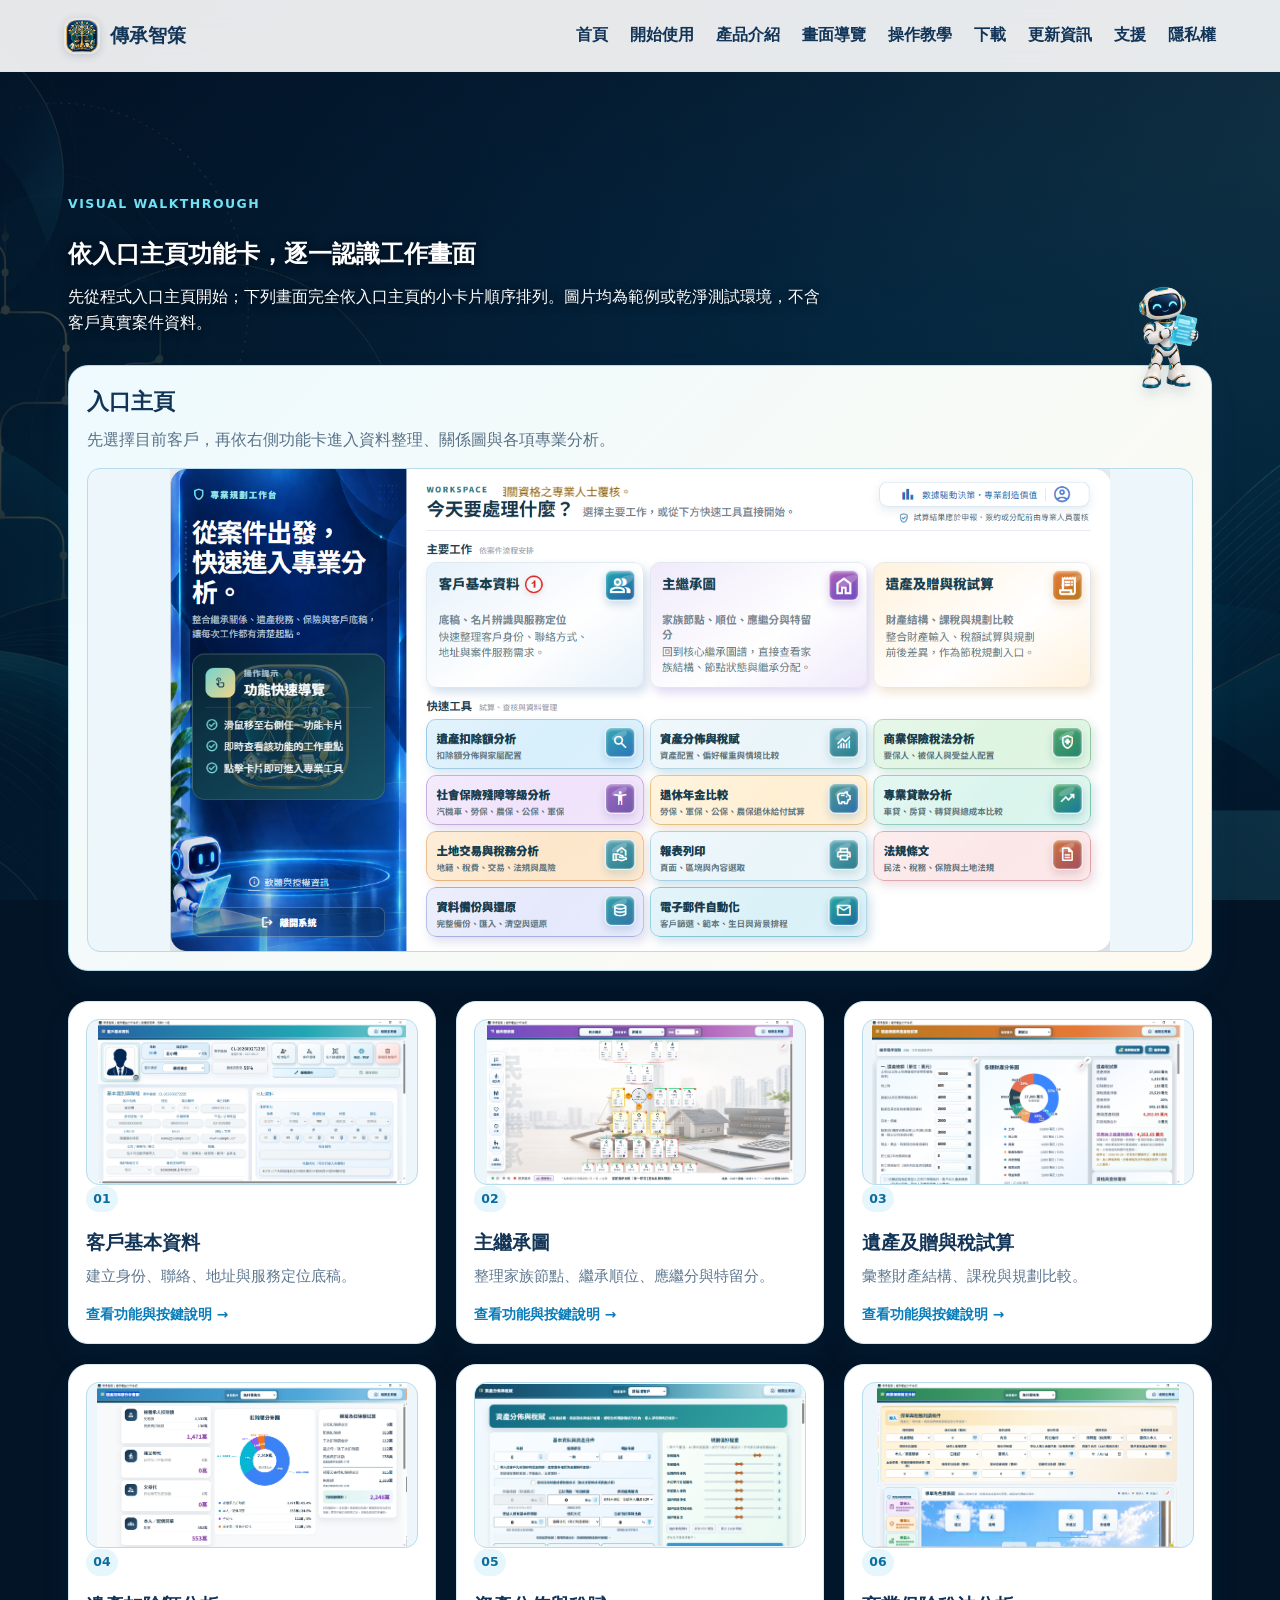
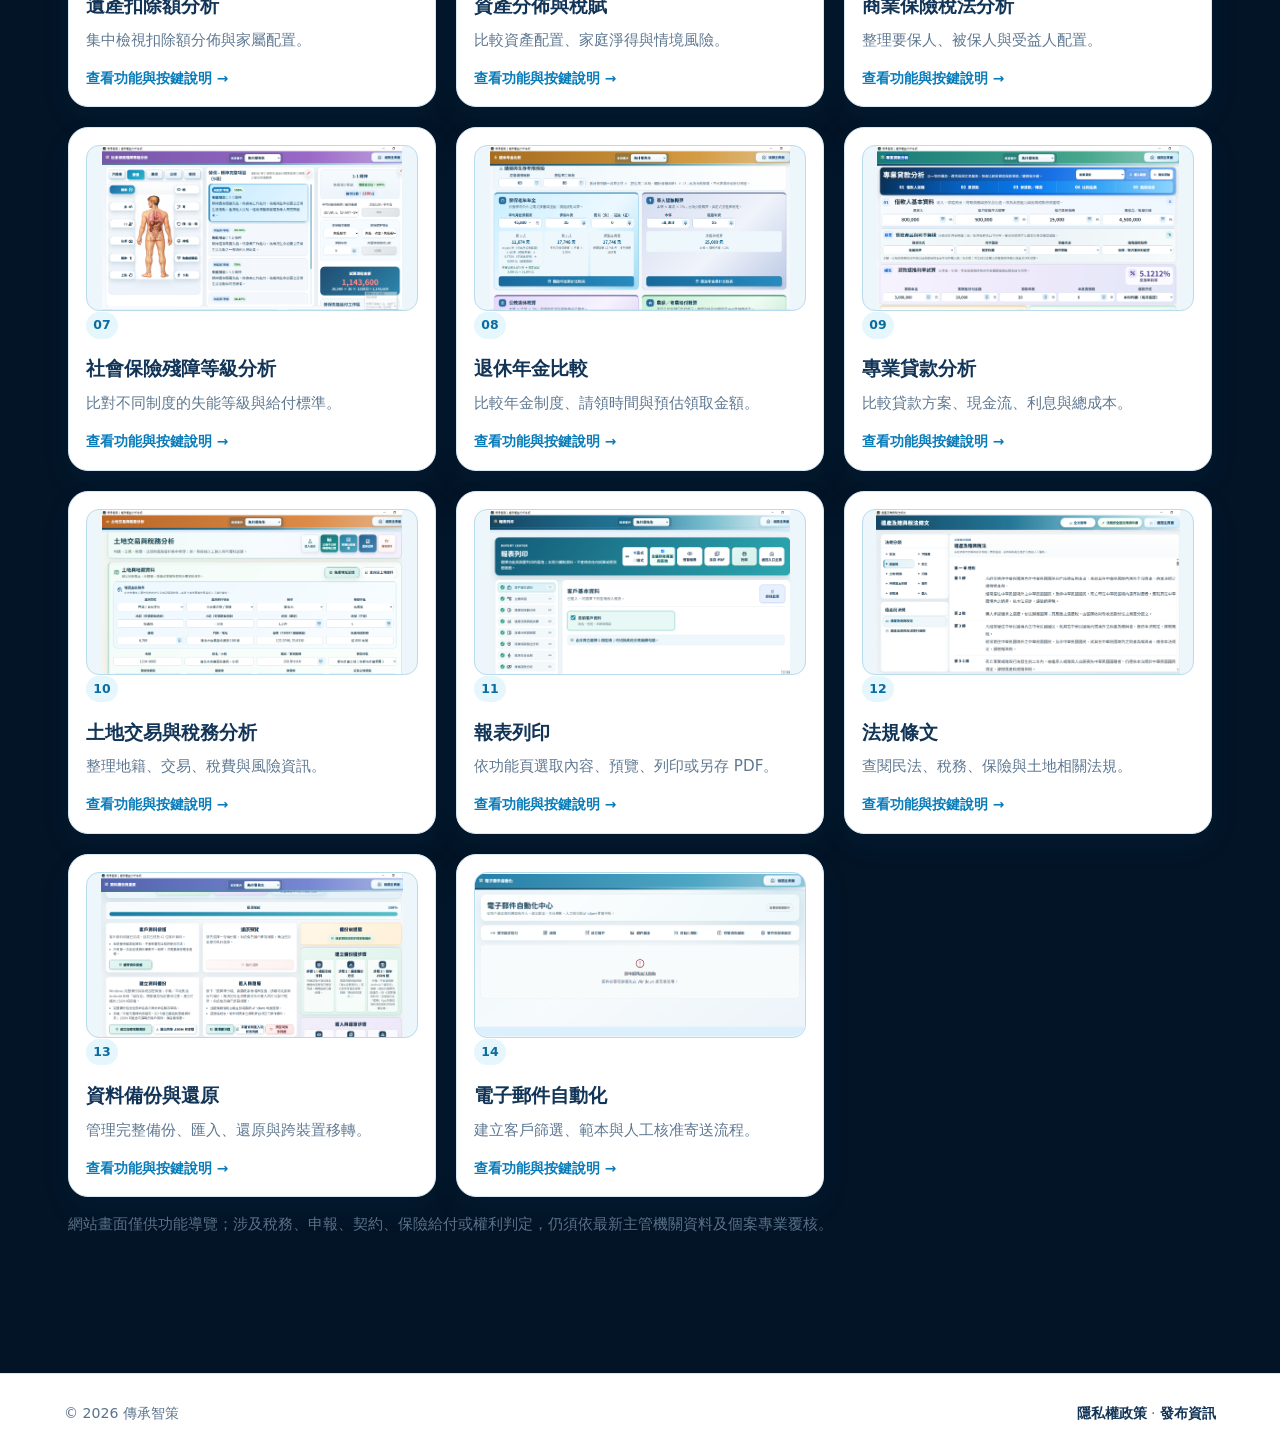
<file: showcase/index.html>
<!doctype html>
<html lang="zh-Hant">
  <head>
    <meta charset="utf-8">
    <meta name="viewport" content="width=device-width, initial-scale=1">
    <meta name="description" content="傳承智策功能畫面導覽，依程式入口主頁功能卡順序排列。">
    <meta name="theme-color" content="#0d4d85">
    <link rel="canonical" href="https://heritagewise.github.io/showcase/">
    <title>畫面導覽｜傳承智策</title>
    <link rel="stylesheet" href="../assets/site.css?v=20261004-white-on-dark">
    <link rel="stylesheet" href="../assets/site-enhancements.css">
    <link rel="stylesheet" href="../assets/page-mascots.css">
    <link rel="stylesheet" href="../assets/showcase-feature-pages.css">
    <script defer src="../assets/analytics.js?v=20261002-showcase"></script>
    <script defer src="../assets/showcase-feature-pages.js"></script>
  </head>
  <body>
    <header class="site-header">
      <a class="brand" href="../"><span class="brand-mark">傳</span><span>傳承智策</span></a>
      <nav aria-label="主要導覽">
        <a href="../">首頁</a><a href="../start/">開始使用</a><a href="../product/">產品介紹</a><a href="../showcase/" aria-current="page">畫面導覽</a><a href="../guide/">操作教學</a><a href="../releases/">下載</a><a href="../data-updates/">更新資訊</a><a href="../support/">支援</a><a href="../privacy/">隱私權</a>
      </nav>
    </header>
    <main>
      <section class="section showcase-section">
        <p class="eyebrow">VISUAL WALKTHROUGH</p>
        <h1>依入口主頁功能卡，逐一認識工作畫面</h1>
        <aside class="page-mascot" aria-label="畫面導覽引導小機器人"><img src="../assets/mascots/heritage-robot-guide-v1.png" alt="小機器人帶您瀏覽功能畫面"></aside>
        <p class="section-lead">先從程式入口主頁開始；下列畫面完全依入口主頁的小卡片順序排列。圖片均為範例或乾淨測試環境，不含客戶真實案件資料。</p>

        <section class="showcase-home-entry" aria-labelledby="workspace-home-title">
          <h2 id="workspace-home-title">入口主頁</h2>
          <p>先選擇目前客戶，再依右側功能卡進入資料整理、關係圖與各項專業分析。</p>
          <figure class="product-screenshot"><img src="../assets/screenshots/workspace-home-current-cropped.png" alt="傳承智策程式入口主頁，顯示客戶選擇與功能卡"></figure>
        </section>

        <div class="showcase-grid" aria-label="入口主頁功能卡畫面">
          <article class="showcase-card"><figure class="product-screenshot"><img src="../assets/tutorial-screenshots/客戶基本資料.png" alt="客戶基本資料畫面"></figure><span class="showcase-order">01</span><h3>客戶基本資料</h3><p>建立身份、聯絡、地址與服務定位底稿。</p></article>
          <article class="showcase-card"><figure class="product-screenshot"><img src="../assets/tutorial-screenshots/繼承圖.png" alt="主繼承圖畫面"></figure><span class="showcase-order">02</span><h3>主繼承圖</h3><p>整理家族節點、繼承順位、應繼分與特留分。</p></article>
          <article class="showcase-card"><figure class="product-screenshot"><img src="../assets/tutorial-screenshots/遺產稅計算.png" alt="遺產及贈與稅試算畫面"></figure><span class="showcase-order">03</span><h3>遺產及贈與稅試算</h3><p>彙整財產結構、課稅與規劃比較。</p></article>
          <article class="showcase-card"><figure class="product-screenshot"><img src="../assets/tutorial-screenshots/遺產扣除額分析畫面.png" alt="遺產扣除額分析畫面"></figure><span class="showcase-order">04</span><h3>遺產扣除額分析</h3><p>集中檢視扣除額分佈與家屬配置。</p></article>
          <article class="showcase-card"><figure class="product-screenshot"><img src="../assets/tutorial-screenshots/asset-distribution-tax.png" alt="資產分佈與稅賦畫面"></figure><span class="showcase-order">05</span><h3>資產分佈與稅賦</h3><p>比較資產配置、家庭淨得與情境風險。</p></article>
          <article class="showcase-card"><figure class="product-screenshot"><img src="../assets/tutorial-screenshots/商業保險稅法分析.png" alt="商業保險稅法分析畫面"></figure><span class="showcase-order">06</span><h3>商業保險稅法分析</h3><p>整理要保人、被保人與受益人配置。</p></article>
          <article class="showcase-card"><figure class="product-screenshot"><img src="../assets/tutorial-screenshots/社會保險殘障等級分析.png" alt="社會保險殘障等級分析畫面"></figure><span class="showcase-order">07</span><h3>社會保險殘障等級分析</h3><p>比對不同制度的失能等級與給付標準。</p></article>
          <article class="showcase-card"><figure class="product-screenshot"><img src="../assets/tutorial-screenshots/退休年金比較.png" alt="退休年金比較畫面"></figure><span class="showcase-order">08</span><h3>退休年金比較</h3><p>比較年金制度、請領時間與預估領取金額。</p></article>
          <article class="showcase-card"><figure class="product-screenshot"><img src="../assets/tutorial-screenshots/專業貸款分析.png" alt="專業貸款分析畫面"></figure><span class="showcase-order">09</span><h3>專業貸款分析</h3><p>比較貸款方案、現金流、利息與總成本。</p></article>
          <article class="showcase-card"><figure class="product-screenshot"><img src="../assets/tutorial-screenshots/土地交易與稅務分析.png" alt="土地交易與稅務分析畫面"></figure><span class="showcase-order">10</span><h3>土地交易與稅務分析</h3><p>整理地籍、交易、稅費與風險資訊。</p></article>
          <article class="showcase-card"><figure class="product-screenshot"><img src="../assets/tutorial-screenshots/報表列印.png" alt="報表列印畫面"></figure><span class="showcase-order">11</span><h3>報表列印</h3><p>依功能頁選取內容、預覽、列印或另存 PDF。</p></article>
          <article class="showcase-card"><figure class="product-screenshot"><img src="../assets/tutorial-screenshots/遺產及贈與稅法條文.png" alt="法規條文畫面"></figure><span class="showcase-order">12</span><h3>法規條文</h3><p>查閱民法、稅務、保險與土地相關法規。</p></article>
          <article class="showcase-card"><figure class="product-screenshot"><img src="../assets/tutorial-screenshots/資料備份總覽.png" alt="資料備份與還原畫面"></figure><span class="showcase-order">13</span><h3>資料備份與還原</h3><p>管理完整備份、匯入、還原與跨裝置移轉。</p></article>
          <article class="showcase-card"><figure class="product-screenshot"><img src="../assets/tutorial-screenshots/email-automation.png" alt="電子郵件自動化畫面"></figure><span class="showcase-order">14</span><h3>電子郵件自動化</h3><p>建立客戶篩選、範本與人工核准寄送流程。</p></article>
        </div>
        <p class="note">網站畫面僅供功能導覽；涉及稅務、申報、契約、保險給付或權利判定，仍須依最新主管機關資料及個案專業覆核。</p>
      </section>
    </main>
    <footer><span>© 2026 傳承智策</span><span><a href="../privacy/">隱私權政策</a> · <a href="../releases/">發布資訊</a></span></footer>
  </body>
</html>
</file>
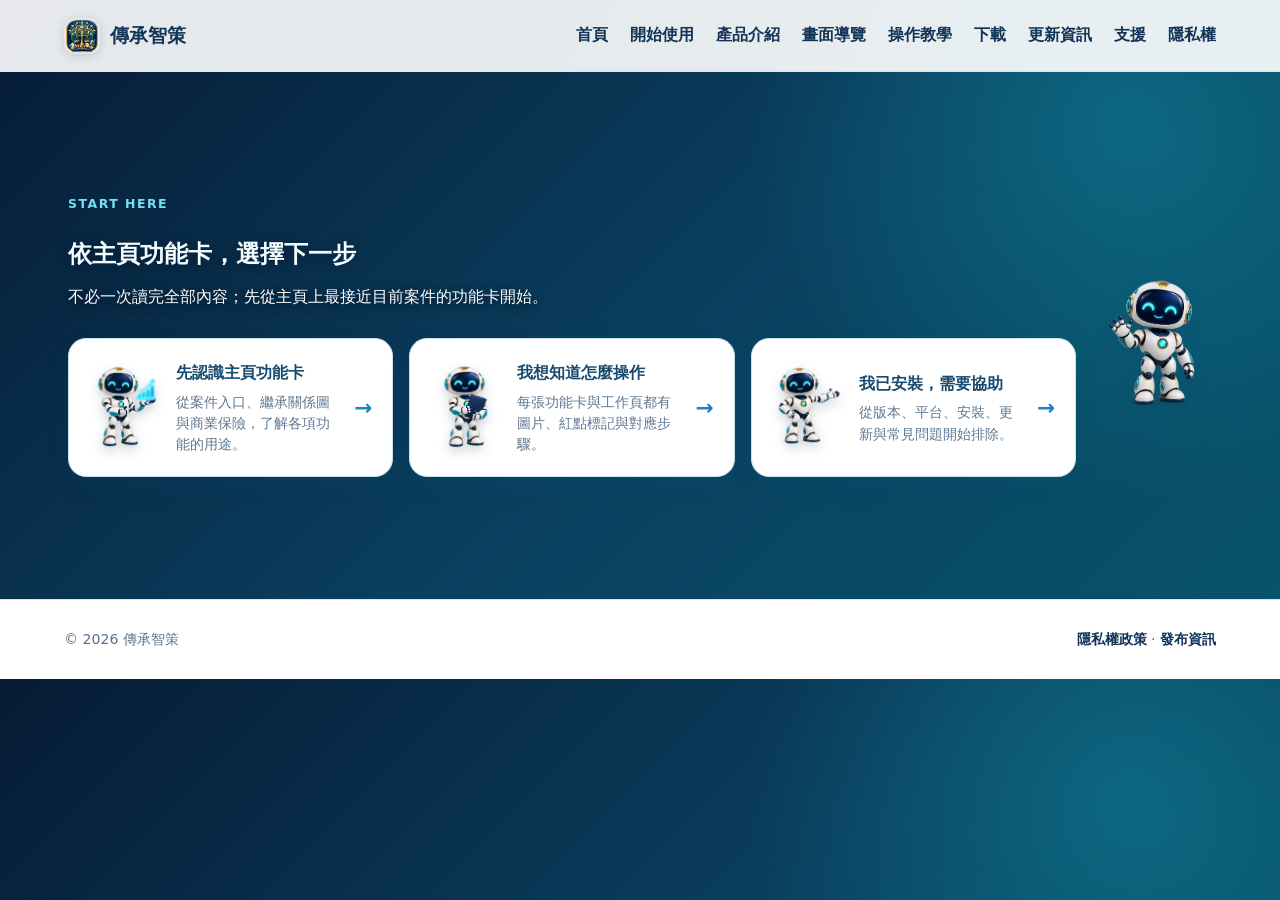
<file: start/index.html>
<!doctype html><html lang="zh-Hant"><head><meta charset="utf-8"><meta name="viewport" content="width=device-width,initial-scale=1"><meta name="description" content="傳承智策開始使用：依主頁功能卡選擇下一步。"><meta name="theme-color" content="#0d4d85"><link rel="canonical" href="https://heritagewise.github.io/start/"><title>開始使用｜傳承智策</title><link rel="stylesheet" href="../assets/site.css?v=20261004-white-on-dark"><link rel="stylesheet" href="../assets/site-enhancements.css"><link rel="stylesheet" href="../assets/page-mascots.css"><script defer src="../assets/analytics.js?v=20261001"></script></head><body><header class="site-header"><a class="brand" href="../"><span class="brand-mark">傳</span><span>傳承智策</span></a><nav><a href="../">首頁</a><a href="../product/">產品介紹</a><a href="../showcase/">畫面導覽</a><a href="../guide/">操作教學</a><a href="../releases/">下載</a><a href="../support/">支援</a></nav></header><main><section class="section"><p class="eyebrow">START HERE</p><h1>依主頁功能卡，選擇下一步</h1><aside class="page-mascot" aria-label="開始使用引導小機器人"><img src="../assets/mascots/heritage-robot-welcome-v1.png" alt="小機器人引導您開始使用"></aside><p class="section-lead">不必一次讀完全部內容；先從主頁上最接近目前案件的功能卡開始。</p><div class="start-paths"><a class="start-path understand" href="../showcase/"><span class="robot-spot" aria-hidden="true"><img src="../assets/mascots/heritage-robot-analysis-v1.png" alt=""></span><span><b>先認識主頁功能卡</b><small>從案件入口、繼承關係圖與商業保險，了解各項功能的用途。</small></span><i aria-hidden="true">→</i></a><a class="start-path learn" href="../guide/"><span class="robot-spot" aria-hidden="true"><img src="../assets/mascots/heritage-robot-guide-v1.png" alt=""></span><span><b>我想知道怎麼操作</b><small>每張功能卡與工作頁都有圖片、紅點標記與對應步驟。</small></span><i aria-hidden="true">→</i></a><a class="start-path help" href="../support/"><span class="robot-spot" aria-hidden="true"><img src="../assets/mascots/heritage-robot-support-v1.png" alt=""></span><span><b>我已安裝，需要協助</b><small>從版本、平台、安裝、更新與常見問題開始排除。</small></span><i aria-hidden="true">→</i></a></div></section></main><footer><span>© 2026 傳承智策</span><span><a href="../privacy/">隱私權政策</a> · <a href="../releases/">發布資訊</a></span></footer></body></html>
</file>
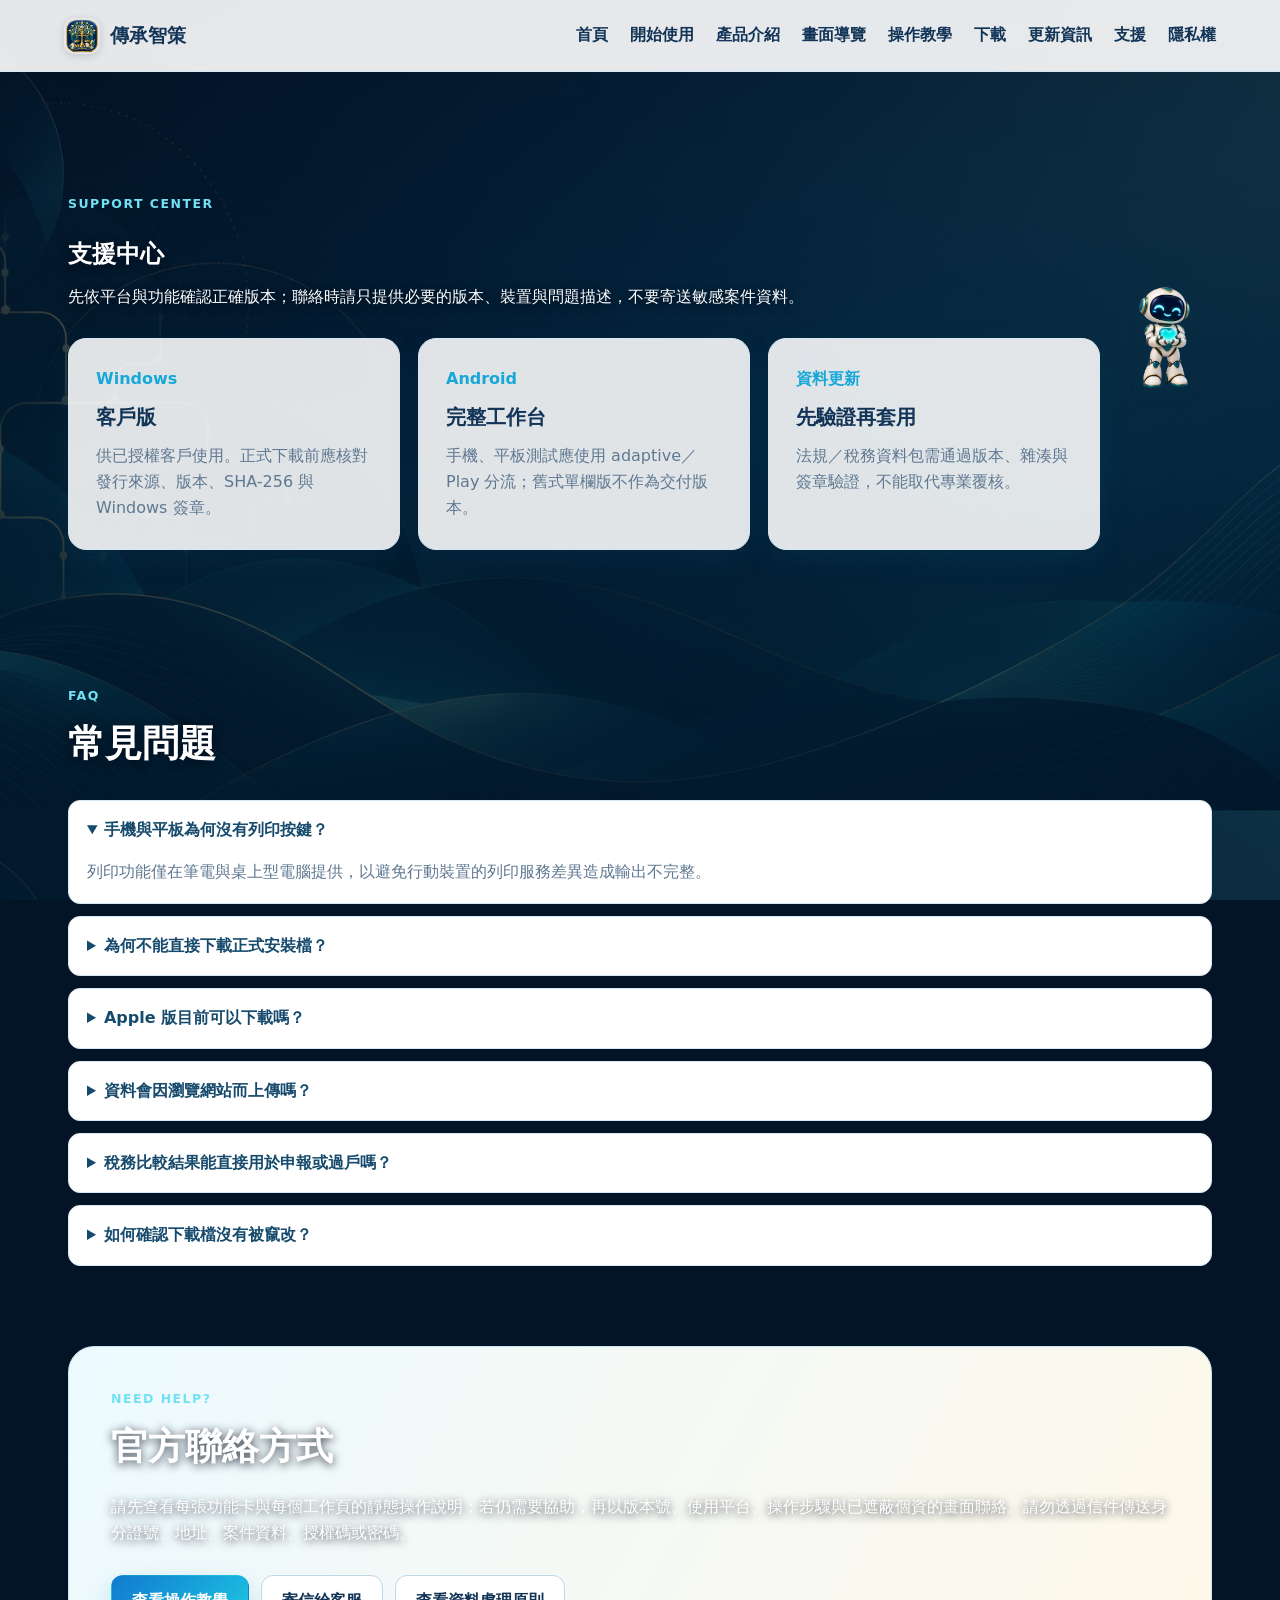
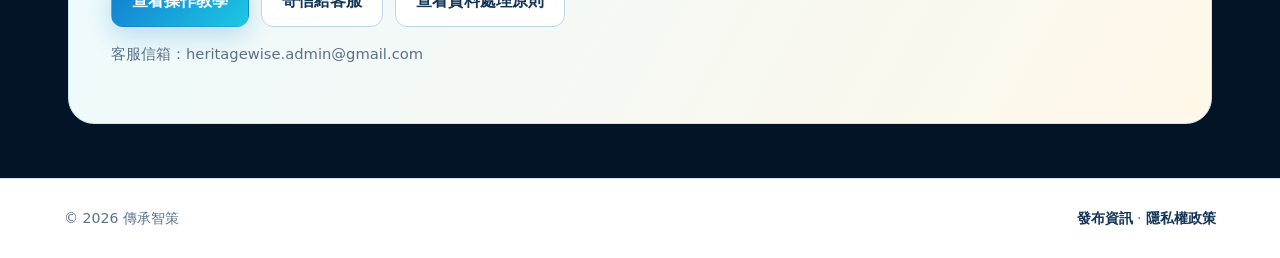
<file: support/index.html>
<!doctype html>
<html lang="zh-Hant">
  <head>
    <meta charset="utf-8"><meta name="viewport" content="width=device-width,initial-scale=1">
    <meta name="description" content="傳承智策安裝、更新、授權與資料處理的常見問題。"><meta name="theme-color" content="#0d4d85">
    <link rel="canonical" href="https://heritagewise.github.io/support/"><title>支援中心｜傳承智策</title><link rel="stylesheet" href="../assets/site.css?v=20261004-white-on-dark"><link rel="stylesheet" href="../assets/site-enhancements.css"><link rel="stylesheet" href="../assets/page-mascots.css"><script defer src="../assets/analytics.js?v=20261001"></script>
  </head>
  <body>
    <header class="site-header"><a class="brand" href="../"><span class="brand-mark">傳</span><span>傳承智策</span></a><nav><a href="../">首頁</a><a href="../guide/">操作教學</a><a href="../releases/">發布與下載</a><a href="../privacy/">隱私權</a></nav></header>
    <main><section class="section"><p class="eyebrow">SUPPORT CENTER</p><h1>支援中心</h1><aside class="page-mascot" aria-label="支援引導小機器人"><img src="../assets/mascots/heritage-robot-support-v1.png" alt="小機器人提供支援"></aside><p class="section-lead">先依平台與功能確認正確版本；聯絡時請只提供必要的版本、裝置與問題描述，不要寄送敏感案件資料。</p><div class="grid three"><article><span>Windows</span><h3>客戶版</h3><p>供已授權客戶使用。正式下載前應核對發行來源、版本、SHA-256 與 Windows 簽章。</p></article><article><span>Android</span><h3>完整工作台</h3><p>手機、平板測試應使用 adaptive／Play 分流；舊式單欄版不作為交付版本。</p></article><article><span>資料更新</span><h3>先驗證再套用</h3><p>法規／稅務資料包需通過版本、雜湊與簽章驗證，不能取代專業覆核。</p></article></div></section>
    <section class="section faq"><p class="eyebrow">FAQ</p><h2>常見問題</h2><details open><summary>手機與平板為何沒有列印按鍵？</summary><p>列印功能僅在筆電與桌上型電腦提供，以避免行動裝置的列印服務差異造成輸出不完整。</p></details><details><summary>為何不能直接下載正式安裝檔？</summary><p>目前正式 Windows 商業簽章、Google Play 正式上傳簽署與 Apple 平台簽署尚未完成。官方頁面只會在驗證完成後提供正式版本。</p></details><details><summary>Apple 版目前可以下載嗎？</summary><p>目前僅完成 iPhone、iPad 與 macOS 客戶版的建置準備；尚未產生可公開下載的 IPA 或 DMG。實際發布仍需在 Mac 上完成 Apple Developer 簽署與驗證。</p></details><details><summary>資料會因瀏覽網站而上傳嗎？</summary><p>不會。網站本身不接收個案資料；軟體以本機資料處理為預設。日後若主動啟用受管服務，系統會先說明用途與必要欄位。</p></details><details><summary>稅務比較結果能直接用於申報或過戶嗎？</summary><p>不能。系統提供資料整理與概略試算；涉及申報、過戶、簽約或重大決策時，仍須以主管機關資料及適格專業人士意見為準。</p></details><details><summary>如何確認下載檔沒有被竄改？</summary><p>正式發布頁會提供 SHA-256、簽章狀態與版本資訊。下載後應只從官方 Release 連結取得檔案並核對資訊。</p></details></section>
    <section class="section panel"><p class="eyebrow">NEED HELP?</p><h2>官方聯絡方式</h2><p>請先查看每張功能卡與每個工作頁的靜態操作說明；若仍需要協助，再以版本號、使用平台、操作步驟與已遮蔽個資的畫面聯絡。請勿透過信件傳送身分證號、地址、案件資料、授權碼或密碼。</p><div class="actions"><a class="button primary" href="../guide/">查看操作教學</a><a class="button quiet" href="mailto:heritagewise.admin@gmail.com">寄信給客服</a><a class="button quiet" href="../privacy/">查看資料處理原則</a></div><p class="note">客服信箱：heritagewise.admin@gmail.com</p></section></main>
    <footer><span>© 2026 傳承智策</span><span><a href="../releases/">發布資訊</a> · <a href="../privacy/">隱私權政策</a></span></footer>
  </body>
</html>
</file>
<file: assets/site.css>
:root{--ink:#123457;--blue:#1377cf;--cyan:#1ec7e8;--paper:#f7fbff;--line:#d7e7f4;--muted:#5f7891}*{box-sizing:border-box}body{margin:0;color:var(--ink);font-family:"Microsoft JhengHei","Noto Sans TC",system-ui,sans-serif;background:linear-gradient(135deg,#f7fbff 0%,#fffaf3 100%);line-height:1.65}.site-header{height:72px;display:flex;align-items:center;justify-content:space-between;gap:24px;padding:0 max(5vw,28px);background:rgba(255,255,255,.9);border-bottom:1px solid var(--line);position:sticky;top:0;z-index:2;backdrop-filter:blur(14px)}.brand{display:flex;align-items:center;gap:10px;text-decoration:none;color:var(--ink);font-weight:800;font-size:1.2rem}.brand-mark{display:block;width:36px;height:36px;overflow:hidden;border-radius:10px;background:url("brand/heritage-original-icon.png") center/contain no-repeat;font-size:0;line-height:0;box-shadow:0 2px 8px rgba(4,39,68,.16)}.site-header nav{display:flex;gap:22px}.site-header nav a,footer a,.accent a{color:var(--ink);text-decoration:none;font-weight:700}.site-header nav a:hover,footer a:hover,.accent a:hover{color:var(--blue)}main{max-width:1200px;margin:auto;padding:54px 28px}.hero{min-height:430px;display:grid;grid-template-columns:1.1fr .9fr;gap:54px;align-items:center}.eyebrow{margin:0 0 8px;color:#1586c9;font-size:.78rem;font-weight:900;letter-spacing:.12em}.hero h1{font-size:clamp(2.3rem,5vw,4.4rem);line-height:1.22;margin:0 0 20px;letter-spacing:-.05em}.hero h1 em{font-style:normal;color:#1486d2}.lead{max-width:600px;color:var(--muted);font-size:1.08rem}.actions{display:flex;gap:12px;flex-wrap:wrap;margin-top:28px}.button{border-radius:12px;padding:12px 20px;text-decoration:none;font-weight:800;border:1px solid transparent}.primary{background:linear-gradient(135deg,#117acf,#1dc8e3);color:#fff;box-shadow:0 10px 25px #1384c53b}.quiet{background:#fff;color:var(--ink);border-color:#bcd8eb}.hero-card{padding:38px;border:1px solid #afe6f3;border-radius:28px;background:radial-gradient(circle at 100% 0,#baf6ff 0,transparent 45%),linear-gradient(135deg,#092c58,#136da7);color:white;box-shadow:0 18px 50px #10466c33}.card-tag{color:#8ff1ff;font-size:.78rem;font-weight:800;letter-spacing:.12em}.hero-card h2{font-size:1.8rem;line-height:1.35;margin:.55em 0}.hero-card ul{padding-left:1.25em;color:#e0f5ff}.section{padding:68px 0}.section>h2{font-size:clamp(1.6rem,3vw,2.3rem);margin:0 0 25px}.grid{display:grid;gap:18px}.grid.three{grid-template-columns:repeat(3,1fr)}.grid.two{grid-template-columns:repeat(2,1fr)}.grid article{padding:27px;border:1px solid var(--line);border-radius:18px;background:rgba(255,255,255,.88);box-shadow:0 10px 28px #1a5f9020}.grid article span{font-weight:900;color:#18a8d8}.grid h3{margin:8px 0;color:var(--ink);font-size:1.28rem}.grid p{color:var(--muted);margin:0}.panel{padding:42px;border-radius:26px;background:linear-gradient(120deg,#ecfaff,#fff8e9);border:1px solid #c8e6ee}.panel h2{margin-bottom:12px}.note{font-size:.92rem;color:#597187}.accent{border-top:4px solid #24aee0!important}.disclaimer{border-top:1px solid var(--line);padding-bottom:20px}.disclaimer p{color:var(--muted);max-width:900px}footer{display:flex;justify-content:space-between;gap:16px;padding:28px max(5vw,28px);font-size:.88rem;border-top:1px solid var(--line);background:#fff;color:#5a738c}@media(max-width:760px){.site-header{height:auto;padding:14px 22px;align-items:flex-start}.site-header nav{gap:12px;flex-wrap:wrap;font-size:.84rem;justify-content:flex-end}.hero{grid-template-columns:1fr;gap:24px;padding-top:25px}.grid.three,.grid.two{grid-template-columns:1fr}.section{padding:40px 0}main{padding:25px 22px}.hero-card{padding:28px}footer{display:block}footer span+span{display:block;margin-top:8px}}

/* 產品功能示意、發布狀態與支援中心：僅為官網導覽，絕不呈現客戶資料或假裝正式發布。 */
.section-lead{max-width:760px;margin:-10px 0 28px;color:var(--muted)}.showcase-grid{display:grid;grid-template-columns:repeat(3,1fr);gap:20px}.showcase-card{padding:17px;border:1px solid var(--line);border-radius:20px;background:#fff;box-shadow:0 12px 28px #1a5f9018}.showcase-card h3{margin:18px 0 6px;font-size:1.2rem}.showcase-card p{margin:0;color:var(--muted);font-size:.95rem}.screen-demo{position:relative;height:190px;overflow:hidden;border:1px solid #b9dced;border-radius:13px;background:linear-gradient(135deg,#f8fdff,#eaf6fc)}.workspace-demo{padding:16px 12px 12px 62px}.demo-side{position:absolute;inset:0 auto 0 0;width:48px;background:linear-gradient(#103c64,#0d7997)}.demo-title{display:block;width:52%;height:18px;border-radius:9px;background:#1e7bc3}.demo-card{position:absolute;top:49px;width:24%;height:54px;border-radius:9px;background:linear-gradient(145deg,#e6f8ff,#c5e6fb);border:1px solid #8eccef}.demo-card.one{left:62px}.demo-card.two{left:calc(62px + 28%);background:linear-gradient(145deg,#f1edff,#dcd0ff);border-color:#b9a3f1}.demo-card.three{right:12px;background:linear-gradient(145deg,#fff6e5,#ffe1a9);border-color:#f0bf68}.demo-row{display:block;height:15px;margin-top:14px;border-radius:7px;background:linear-gradient(90deg,#e2f3f8,#f9fcff)}.tax-demo{display:grid;align-items:end;grid-template-columns:repeat(3,1fr);gap:17px;padding:45px 28px 28px}.demo-header{position:absolute;top:18px;left:22px;width:54%;height:12px;border-radius:8px;background:#1d7194}.tax-bar{border-radius:10px 10px 4px 4px;background:linear-gradient(180deg,#36a4cb,#1c6289);box-shadow:0 5px 9px #14577b2c}.tax-bar.a{height:48px}.tax-bar.b{height:92px;background:linear-gradient(180deg,#f3bd58,#c98322)}.tax-bar.c{height:70px;background:linear-gradient(180deg,#9977db,#6248a2)}.tax-label{position:absolute;bottom:9px;width:18%;height:5px;border-radius:4px;background:#91a9b7}.tax-label.a{left:19%}.tax-label.b{left:42%}.tax-label.c{right:18%}.family-demo{background:radial-gradient(circle at 50% 43%,#dff9ff 0,transparent 26%),linear-gradient(135deg,#f9fdff,#edf5ff)}.node{position:absolute;width:42px;height:42px;border:5px solid #fff;border-radius:50%;background:linear-gradient(145deg,#166aa3,#23b8d4);box-shadow:0 4px 12px #176d9a4d}.node.root{top:32px;left:calc(50% - 21px)}.node.child-one{bottom:32px;left:25%;background:linear-gradient(145deg,#7d62bb,#b085e5)}.node.child-two{bottom:32px;right:25%;background:linear-gradient(145deg,#d68938,#f1be61)}.family-line{position:absolute;background:#7fb9d3}.family-line.vertical{top:74px;left:calc(50% - 1px);width:2px;height:48px}.family-line.left,.family-line.right{top:120px;width:26%;height:2px}.family-line.left{left:25%}.family-line.right{right:25%}.release-status{display:grid;grid-template-columns:repeat(3,1fr);gap:10px;margin:24px 0 0}.release-status span{padding:12px;border:1px solid #c9dfeb;border-radius:10px;background:#fff;color:#5f7891;font-size:.9rem}.release-status b{display:block;color:#194b6e}.support-callout{display:flex;align-items:center;justify-content:space-between;gap:28px;padding:38px;border-radius:24px;background:linear-gradient(135deg,#103d6a,#126a91);color:#fff}.support-callout .eyebrow{color:#92efff}.support-callout h2{margin:0 0 8px}.support-callout p{max-width:680px;margin:0;color:#d7f3fb}.support-callout .quiet{flex:0 0 auto}.faq details{margin:12px 0;border:1px solid var(--line);border-radius:12px;background:#fff}.faq summary{padding:16px 18px;cursor:pointer;color:#174b6d;font-weight:800}.faq details p{margin:0;padding:0 18px 17px;color:var(--muted)}.release-checklist{margin-top:26px;padding:24px 27px;border-left:5px solid #28a7ce;border-radius:12px;background:#f1fbfe}.release-checklist h2{margin:0 0 9px;font-size:1.28rem}.release-checklist ul{margin:0;padding-left:1.25em;color:var(--muted)}.release-checklist li+li{margin-top:5px}@media(max-width:760px){.showcase-grid,.release-status{grid-template-columns:1fr}.support-callout{display:block;padding:30px}.support-callout .button{display:inline-block;margin-top:20px}.screen-demo{height:180px}}

/* 非首頁統一延續首頁的深海軍藍／深青背景；白色內容卡維持閱讀對比。 */
body:not(.home-page) {
  background-color: #031426;
  background-image:
    linear-gradient(180deg, rgba(2, 15, 33, .76) 0%, rgba(3, 29, 48, .72) 52%, rgba(2, 24, 43, .8) 100%),
    url("backgrounds/heritage-deep-teal-network-v1.png");
  background-position: center top, center top;
  background-size: cover, max(1440px, 100vw) auto;
  background-attachment: fixed, fixed;
}

body:not(.home-page) main > .section > h1,
body:not(.home-page) main > .section > h2,
body:not(.home-page) main > .section > .section-lead {
  color: #edfaff;
  text-shadow: 0 2px 10px rgba(0, 8, 22, .76);
}

body:not(.home-page) main > .section > .eyebrow {
  color: #73e1f4;
}

/* 深色頁面底圖上的頁首文案統一白字；淺色卡片內文不受影響。 */
body:not(.home-page) main > .section > h1,
body:not(.home-page) main > .section > h2,
body:not(.home-page) main > .section > p:not(.actions):not(.eyebrow):not(.note),
body:not(.home-page) main > .section > .section-lead,
body:not(.home-page) .guide-hero h1,
body:not(.home-page) .guide-hero h1 em,
body:not(.home-page) .guide-hero > p:not(.eyebrow),
body:not(.home-page) .guide-section > h2,
body:not(.home-page) .guide-section > .section-lead,
body:not(.home-page) .lesson-page-title,
body:not(.home-page) .lesson-back,
body:not(.home-page) .lesson-page-footer {
  color: #fff;
  text-shadow: 0 2px 10px rgba(0, 8, 22, .78);
}

body:not(.home-page) .lesson-back,
body:not(.home-page) .lesson-page-footer {
  border-bottom: 1px solid rgba(159, 230, 244, .66);
}
</file>
<file: assets/site-enhancements.css>
/* 首頁第一輪優化：讓流程、展示畫面與支援入口可快速判讀。 */
.hero-note { max-width: 35rem; margin: 1rem 0 0; color: #436782; font-size: .94rem; }
.hero-steps { display: grid; gap: .7rem; margin: 1.5rem 0 0; padding: 0; list-style: none; counter-reset: hero-step; }
.hero-steps li { display: grid; grid-template-columns: 4.9rem 1fr; gap: .75rem; align-items: center; padding: .7rem .8rem; border: 1px solid #74c7e6; border-radius: .8rem; background: #0a527e8a; }
.hero-steps b { display: flex; gap: .45rem; align-items: center; color: #fff; }
.hero-steps b::before { counter-increment: hero-step; content: "0" counter(hero-step); color: #8ff1ff; font-size: .72rem; letter-spacing: .06em; }
.hero-steps span { color: #d5eff8; font-size: .9rem; }
.feature-grid article { position: relative; overflow: hidden; }
.feature-grid article::after { content: ""; position: absolute; right: -1.65rem; bottom: -2.3rem; width: 6.5rem; height: 6.5rem; border: 1.1rem solid #e8f7fc; border-radius: 50%; }
.showcase-card h3 { margin-top: .45rem; }
.showcase-kicker { display: inline-block; margin: 1rem 0 0 !important; color: #1685c2 !important; font-size: .78rem !important; font-weight: 800; letter-spacing: .08em; }
.product-screenshot { position: relative; margin: 0; overflow: hidden; border: 1px solid #b9dced; border-radius: 13px; background: #edf6fa; aspect-ratio: 2 / 1; }
.product-screenshot img { display: block; width: 100%; height: 100%; object-fit: contain; object-position: center; transition: transform .25s ease; }
.product-screenshot:hover img { transform: scale(1.015); }
.product-screenshot figcaption { display: none; }
.showcase-home-entry { margin: 0 0 30px; padding: 18px; border: 1px solid #b9dced; border-radius: 20px; background: linear-gradient(135deg, #eefaff, #fffaf0); box-shadow: 0 12px 28px #1a5f9018; }
.showcase-home-entry h2 { margin: 0 0 8px; font-size: 1.35rem; }
.showcase-home-entry p { margin: 0 0 14px; color: #597187; }
.showcase-home-entry .product-screenshot { aspect-ratio: 16 / 7; }
.showcase-card .showcase-order { display: inline-flex; align-items: center; justify-content: center; min-width: 2rem; min-height: 1.65rem; margin: 0 0 .45rem; padding: .1rem .45rem; border-radius: 999px; background: #e5f6fc; color: #0b6d9f; font-size: .78rem; font-weight: 900; }
.advanced-validation { margin-top: 18px; border: 1px solid #c9dfeb; border-radius: 12px; background: #f8fcff; }
.advanced-validation summary { padding: 13px 16px; cursor: pointer; color: #174b6d; font-weight: 800; }
.advanced-validation > div { padding: 0 16px 16px; color: #597187; }
.advanced-validation code { display: block; margin-top: 8px; padding: 9px; overflow-wrap: anywhere; border-radius: 8px; background: #fff; color: #315c75; font-size: .78rem; }
.release-status-four { grid-template-columns: repeat(4, 1fr); }
.support-actions { display: grid; gap: .65rem; justify-items: start; flex: 0 0 auto; }
.support-callout .quiet { width: 100%; text-align: center; }
.support-email { color: #b7f4ff; font-size: .88rem; font-weight: 700; overflow-wrap: anywhere; }
.guide-callout { display:flex; align-items:center; justify-content:space-between; gap:28px; padding:38px; border:1px solid #b7dfed; border-radius:24px; background:linear-gradient(135deg,#edfaff,#f8f3ff); }
.guide-callout h2 { margin:0 0 8px; }
.guide-callout p:not(.eyebrow) { max-width:700px; margin:0; color:#597187; }
.start-here { padding-top: 38px; }
.start-here h2 { margin-bottom: 8px; }
.start-paths { display: grid; grid-template-columns: repeat(3, 1fr); gap: 16px; }
.start-path { display: grid; grid-template-columns: 46px 1fr auto; gap: 13px; align-items: center; min-height: 126px; padding: 20px; border: 1px solid #c9e1ec; border-radius: 18px; background: #fff; color: #194b6e; text-decoration: none; box-shadow: 0 9px 24px #1a5f9015; transition: transform .18s ease, box-shadow .18s ease, border-color .18s ease; }
.start-path:hover { transform: translateY(-3px); border-color: #49b8dc; box-shadow: 0 14px 28px #1a5f9026; }
.start-path b { display: block; margin-bottom: 5px; font-size: 1.03rem; }
.start-path small { display: block; color: #5f7891; line-height: 1.55; font-size: .86rem; }
.start-path .robot-spot { display: grid; place-items: center; width: 46px; height: 46px; overflow: hidden; border-radius: 14px; background: linear-gradient(145deg, #e8f8ff, #ccecf8); }
.start-path .robot-spot img { display: block; width: 42px; height: 42px; max-width: 100%; max-height: 100%; object-fit: contain; object-position: center; }
.path-icon { display: grid; place-items: center; width: 46px; height: 46px; border-radius: 14px; color: #fff; background: linear-gradient(145deg, #147dcc, #20c4d8); font-size: 1.35rem; font-weight: 900; }
.learn .path-icon { background: linear-gradient(145deg, #8064c7, #b27bdf); }
.help .path-icon { background: linear-gradient(145deg, #d3843c, #efbc62); }
.start-path i { color: #1785c2; font-size: 1.35rem; font-style: normal; font-weight: 900; }
@media (max-width: 760px) { .hero-steps li { grid-template-columns: 4.35rem 1fr; } .release-status-four { grid-template-columns: 1fr; } }
@media (max-width: 760px) { .guide-callout { display:block; padding:30px; } .guide-callout .button { display:inline-block; margin-top:20px; } .start-paths { grid-template-columns: 1fr; } }
</file>
<file: assets/home-background-v1.css>
/* 首頁專用背景：不套用至操作教學、支援或其他獨立頁面。 */
body.home-page {
  background-color: #031426;
  background-image:
    linear-gradient(180deg, rgba(2, 15, 33, .76) 0%, rgba(3, 29, 48, .72) 52%, rgba(2, 24, 43, .8) 100%),
    url("backgrounds/heritage-deep-teal-network-v1.png");
  background-position: center top, center top;
  background-size: cover, max(1440px, 100vw) auto;
  background-attachment: fixed, fixed;
}

body.home-page .site-header {
  background: rgba(248, 253, 254, .9);
  border-bottom-color: rgba(113, 202, 216, .54);
  box-shadow: 0 8px 25px rgba(2, 27, 49, .23);
}

body.home-page main {
  position: relative;
}

body.home-page .hero {
  position: relative;
  isolation: isolate;
  overflow: hidden;
  padding: clamp(32px, 4vw, 54px);
  border: 1px solid rgba(94, 205, 226, .56);
  border-radius: 30px;
  background: linear-gradient(122deg, #020f25 0%, #052e50 48%, #064d61 100%);
  box-shadow: 0 22px 58px rgba(0, 8, 22, .64);
}

body.home-page .hero::before {
  position: absolute;
  z-index: -1;
  inset: 0;
  content: "";
  background:
    linear-gradient(90deg, rgba(5, 19, 39, .46) 0%, rgba(5, 19, 39, .08) 62%),
    url("backgrounds/heritage-deep-teal-network-v1.png") right center / cover no-repeat;
  opacity: .18;
}

body.home-page .hero-card {
  border-color: rgba(116, 201, 216, .72);
  background: linear-gradient(145deg, #07395d 0%, #08728a 100%);
  box-shadow: 0 18px 38px rgba(7, 71, 93, .24);
}

/* 首屏以程式主頁為核心，文字僅保留導覽與使用順序。 */
body.home-page .workspace-hero {
  grid-template-columns: minmax(260px, .76fr) minmax(0, 1.24fr);
  gap: clamp(24px, 3vw, 44px);
  align-items: center;
  border-color: rgba(95, 212, 231, .52);
  background:
    radial-gradient(circle at 88% 12%, rgba(18, 180, 205, .42), transparent 38%),
    linear-gradient(122deg, #020f25 0%, #052e50 48%, #064d61 100%);
  box-shadow: 0 24px 62px rgba(0, 8, 22, .64);
}

/* 首頁品牌識別：採原始徽章、金色細框與深色玻璃底，與主視覺保持同一專業調性。 */
body.home-page .hero-brand-lockup {
  display: inline-grid;
  grid-template-columns: 76px minmax(0, 1fr);
  gap: 13px;
  align-items: center;
  margin: 0 0 18px;
  padding: 8px 15px 8px 8px;
  border: 1px solid rgba(227, 193, 95, .72);
  border-radius: 18px;
  background: linear-gradient(135deg, rgba(3, 19, 43, .86), rgba(8, 76, 93, .65));
  box-shadow: 0 10px 25px rgba(0, 5, 16, .34), inset 0 1px 0 rgba(255, 240, 184, .18);
}

body.home-page .hero-brand-lockup img {
  display: block;
  width: 76px;
  height: 76px;
  object-fit: contain;
  filter: drop-shadow(0 5px 7px rgba(0, 0, 0, .38));
}

body.home-page .hero-brand-lockup div {
  display: grid;
  gap: 1px;
  min-width: 0;
}

body.home-page .hero-brand-lockup span {
  color: #9deef4;
  font-size: .64rem;
  font-weight: 800;
  letter-spacing: .14em;
}

body.home-page .hero-brand-lockup strong {
  color: #fff8d8;
  font-size: 1.42rem;
  letter-spacing: .1em;
  line-height: 1.25;
  text-shadow: 0 2px 8px rgba(0, 0, 0, .48);
}

body.home-page .hero-brand-lockup small {
  color: #d9f7f8;
  font-size: .76rem;
  line-height: 1.45;
}

body.home-page .workspace-hero-intro .lead {
  max-width: 33rem;
}

body.home-page .workspace-hero::before {
  opacity: .13;
}

/* 主視覺左側資訊固定為兩行，並在淡化背景上維持清楚對比。 */
body.home-page .workspace-hero-intro h1 {
  color: #fff;
  font-size: clamp(1.95rem, 3.4vw, 3.25rem);
  line-height: 1.26;
  text-shadow: 0 2px 12px rgba(4, 35, 57, .9);
}

body.home-page .workspace-hero-intro h1 span,
body.home-page .workspace-hero-intro h1 em {
  white-space: nowrap;
}

body.home-page .workspace-hero-intro h1 em,
body.home-page .workspace-hero-intro .lead {
  color: #fff;
  text-shadow: 0 2px 10px rgba(4, 35, 57, .9);
}

/* 首頁背景區塊的大標題維持白字；淺色卡片內的文字不受影響。 */
body.home-page main > .section:not(.panel):not(.guide-callout):not(.support-callout) > h2 {
  color: #fff;
  text-shadow: 0 2px 12px rgba(4, 35, 57, .9);
}

/* 深色首頁背景上的輔助文字改用亮色；白色卡片內的深色文字不受影響。 */
body.home-page .workspace-hero-intro .hero-note,
body.home-page main > .section:not(.panel):not(.guide-callout):not(.support-callout) > .section-lead,
body.home-page .disclaimer > p {
  color: #edfaff;
  text-shadow: 0 2px 10px rgba(4, 35, 57, .82);
}

body.home-page .workspace-home-preview {
  margin: 0;
  overflow: hidden;
  border: 1px solid rgba(91, 179, 203, .66);
  border-radius: 19px;
  background: #eaf7fb;
  box-shadow: 0 20px 38px rgba(3, 48, 75, .24);
}

body.home-page .workspace-home-preview img {
  display: block;
  width: 100%;
  height: auto;
  aspect-ratio: 1.95 / 1;
  object-fit: cover;
  object-position: center;
}

body.home-page .workspace-home-preview figcaption {
  display: grid;
  gap: 2px;
  padding: 12px 15px;
  color: #174965;
  background: rgba(249, 254, 255, .96);
  font-size: .88rem;
}

body.home-page .workspace-home-preview figcaption span {
  color: #157fb8;
  font-size: .72rem;
  font-weight: 900;
  letter-spacing: .1em;
}

body.home-page .workspace-flow {
  display: grid;
  grid-column: 1 / -1;
  grid-template-columns: repeat(3, 1fr);
  gap: 1px;
  margin: 4px 0 0;
  padding: 1px;
  overflow: hidden;
  border: 1px solid rgba(115, 191, 210, .66);
  border-radius: 16px;
  list-style: none;
  background: rgba(115, 191, 210, .46);
}

body.home-page .workspace-flow li {
  display: grid;
  grid-template-columns: 2.7rem 1fr;
  gap: .55rem;
  align-items: start;
  min-height: 88px;
  padding: 14px 15px;
  color: #41667c;
  background: rgba(250, 254, 255, .93);
  font-size: .85rem;
  line-height: 1.45;
}

body.home-page .workspace-flow b {
  display: grid;
  place-items: center;
  width: 2.35rem;
  height: 2.35rem;
  border-radius: 10px;
  color: #fff;
  background: linear-gradient(145deg, #126c9d, #1eb5ca);
  font-size: .76rem;
  letter-spacing: .03em;
}

body.home-page .workspace-flow strong {
  display: block;
  margin-bottom: 3px;
  color: #163f5b;
  font-size: .96rem;
}

body.home-page .start-path,
body.home-page .showcase-card,
body.home-page .feature-grid article,
body.home-page .release-card {
  background-color: rgba(255, 255, 255, .93);
  backdrop-filter: blur(4px);
}

/* 首頁四個主題入口：以畫面縮圖與一句用途說明降低留白，保留原有連結與操作順序。 */
body.home-page .page-directory .grid.two {
  gap: 18px;
}

body.home-page .page-directory .directory-entry {
  display: grid;
  grid-template-columns: 164px minmax(0, 1fr);
  gap: 18px;
  align-items: center;
  min-height: 206px;
  padding: 18px;
  overflow: hidden;
  border-color: rgba(111, 205, 224, .48);
  background: linear-gradient(135deg, rgba(248, 253, 255, .97), rgba(224, 243, 248, .94));
}

body.home-page .page-directory .directory-entry figure {
  display: grid;
  grid-template-rows: minmax(0, 1fr) auto;
  min-height: 142px;
  margin: 0;
  overflow: hidden;
  border: 1px solid rgba(68, 170, 199, .5);
  border-radius: 13px;
  background: #0a3453;
  box-shadow: 0 8px 18px rgba(2, 31, 52, .19);
}

body.home-page .page-directory .directory-entry figure img {
  display: block;
  width: 100%;
  height: 112px;
  object-fit: cover;
  object-position: center top;
}

body.home-page .page-directory .directory-entry figcaption {
  padding: 5px 9px;
  color: #eafcff;
  background: #073451;
  font-size: .74rem;
  font-weight: 800;
  letter-spacing: .04em;
  text-align: center;
}

body.home-page .page-directory .directory-entry h3 {
  margin: 4px 0 6px;
  color: #123f60;
}

body.home-page .page-directory .directory-entry p {
  margin: 0;
  color: #41677f;
}

body.home-page .page-directory .directory-entry .actions {
  margin-top: 14px;
}

body.home-page .page-directory .directory-entry .button {
  display: inline-block;
}

body.home-page .start-path {
  grid-template-columns: 82px minmax(0, 1fr) auto;
  min-height: 136px;
  overflow: hidden;
}

body.home-page .robot-spot {
  position: relative;
  display: grid;
  align-self: stretch;
  align-items: end;
  justify-items: center;
  width: 82px;
  min-height: 96px;
}

body.home-page .robot-spot::after {
  position: absolute;
  z-index: 0;
  bottom: 5px;
  width: 62px;
  height: 12px;
  border-radius: 50%;
  content: "";
  background: rgba(11, 82, 110, .16);
  filter: blur(4px);
}

body.home-page .robot-spot img {
  position: relative;
  z-index: 1;
  display: block;
  width: 82px;
  height: 108px;
  object-fit: contain;
  object-position: center bottom;
  filter: drop-shadow(0 7px 7px rgba(4, 51, 74, .16));
}

@media (max-width: 760px), (prefers-reduced-motion: reduce) {
  body.home-page {
    background-attachment: scroll, scroll;
  }

  body.home-page .hero {
    padding: 30px 24px;
    border-radius: 22px;
  }

  body.home-page .workspace-hero {
    grid-template-columns: 1fr;
    gap: 24px;
  }

  body.home-page .hero-brand-lockup {
    grid-template-columns: 62px minmax(0, 1fr);
    margin-bottom: 15px;
    padding-right: 12px;
  }

  body.home-page .hero-brand-lockup img {
    width: 62px;
    height: 62px;
  }

  body.home-page .hero-brand-lockup strong {
    font-size: 1.2rem;
  }

  body.home-page .workspace-home-preview {
    grid-row: 1;
  }

  body.home-page .workspace-hero-intro {
    grid-row: 2;
  }

  body.home-page .workspace-flow {
    grid-template-columns: 1fr;
  }

  body.home-page .start-path {
    grid-template-columns: 66px minmax(0, 1fr) auto;
    min-height: 118px;
  }

  body.home-page .page-directory .directory-entry {
    grid-template-columns: 118px minmax(0, 1fr);
    gap: 13px;
    min-height: 0;
    padding: 14px;
  }

  body.home-page .page-directory .directory-entry figure {
    min-height: 108px;
  }

  body.home-page .page-directory .directory-entry figure img {
    height: 82px;
  }

  body.home-page .robot-spot,
  body.home-page .robot-spot img {
    width: 66px;
  }

  body.home-page .robot-spot img {
    height: 88px;
  }
}
</file>
<file: assets/page-mascots.css>
/* 非首頁的輔助引導圖：只作為頁首視覺提示，絕不覆蓋內容或操作截圖。 */
.page-mascot {
  display: block;
  float: right;
  width: 92px;
  height: 110px;
  margin: -12px 0 12px 20px;
  pointer-events: none;
}

.page-mascot img {
  display: block;
  width: 100%;
  height: 100%;
  object-fit: contain;
  object-position: center bottom;
  filter: drop-shadow(0 6px 7px rgba(8, 62, 89, .15));
}

/* 「開始使用」頁：機器人保留透明輪廓與完整比例，不放入有底色的圖示框。 */
body:has(.page-mascot[aria-label="開始使用引導小機器人"]) {
  background:
    radial-gradient(circle at 88% 18%, rgba(23, 183, 203, .3), transparent 30%),
    linear-gradient(135deg, #061b35 0%, #0a405f 52%, #07556b 100%);
}

body:has(.page-mascot[aria-label="開始使用引導小機器人"]) .section > h1,
body:has(.page-mascot[aria-label="開始使用引導小機器人"]) .section > .section-lead {
  color: #f3fcff;
  text-shadow: 0 2px 12px rgba(0, 12, 28, .48);
}

body:has(.page-mascot[aria-label="開始使用引導小機器人"]) .page-mascot {
  width: 112px;
  height: 136px;
  margin: -20px 0 10px 24px;
}

body:has(.page-mascot[aria-label="開始使用引導小機器人"]) .start-path {
  grid-template-columns: 74px minmax(0, 1fr) auto;
}

body:has(.page-mascot[aria-label="開始使用引導小機器人"]) .start-path .robot-spot {
  width: 70px;
  height: 84px;
  overflow: visible;
  border-radius: 0;
  background: transparent;
}

body:has(.page-mascot[aria-label="開始使用引導小機器人"]) .start-path .robot-spot img {
  width: 70px;
  height: 84px;
  max-width: none;
  max-height: none;
  object-fit: contain;
  object-position: center;
  filter: drop-shadow(0 5px 6px rgba(3, 36, 57, .2));
}

body:has(.page-mascot[aria-label="開始使用引導小機器人"]) .start-path.understand .robot-spot img {
  content: url("mascots/heritage-robot-analysis-v2.png");
}

body:has(.page-mascot[aria-label="開始使用引導小機器人"]) .start-path.learn .robot-spot img {
  content: url("mascots/heritage-robot-document-v1.png");
}

body:has(.page-mascot[aria-label="開始使用引導小機器人"]) .start-path.help .robot-spot img {
  content: url("mascots/heritage-robot-pointing-v1.png");
}

@media (max-width: 760px) {
  .page-mascot {
    width: 66px;
    height: 78px;
    margin: -5px 0 8px 12px;
  }

  body:has(.page-mascot[aria-label="開始使用引導小機器人"]) .page-mascot {
    width: 82px;
    height: 100px;
  }

  body:has(.page-mascot[aria-label="開始使用引導小機器人"]) .start-path {
    grid-template-columns: 62px minmax(0, 1fr) auto;
  }

  body:has(.page-mascot[aria-label="開始使用引導小機器人"]) .start-path .robot-spot,
  body:has(.page-mascot[aria-label="開始使用引導小機器人"]) .start-path .robot-spot img {
    width: 58px;
    height: 70px;
  }
}
</file>
<file: assets/guide.css>
/* 靜態教學中心：以固定閱讀節奏呈現，不依賴 JavaScript。 */
.guide-hero{padding:72px 0 40px;max-width:820px}.guide-hero h1{margin:0 0 16px;font-size:clamp(2.2rem,5vw,4rem);line-height:1.2;letter-spacing:-.045em}.guide-hero h1 em{font-style:normal;color:#1486d2}.guide-hero>p:not(.eyebrow){color:var(--muted);font-size:1.07rem}.guide-principles{display:flex;gap:10px;flex-wrap:wrap;margin-top:28px}.guide-principles span{padding:9px 13px;border:1px solid #b9dced;border-radius:999px;background:#fff;color:#275878;font-weight:800}.guide-principles b{display:inline-grid;place-items:center;width:20px;height:20px;margin-right:5px;border-radius:50%;background:#1687c6;color:#fff;font-size:.74rem}.guide-notice{padding:22px 26px;border:1px solid #99d7e7;border-left:6px solid #1aa3c9;border-radius:15px;background:#effbfe;color:#315c75}.guide-notice strong{color:#0f4f72;font-size:1.12rem}.guide-notice ul{margin:8px 0 0;padding-left:1.25em}.guide-notice li+li{margin-top:5px}.guide-section{padding-top:58px}.guide-steps{display:grid;grid-template-columns:repeat(4,1fr);gap:14px;margin:0;padding:0;list-style:none;counter-reset:guide-step}.guide-steps li{position:relative;padding:22px 18px 18px 56px;border:1px solid var(--line);border-radius:15px;background:#fff;box-shadow:0 8px 20px #1a5f9014;color:var(--muted)}.guide-steps li::before{counter-increment:guide-step;content:counter(guide-step);position:absolute;top:18px;left:17px;display:grid;place-items:center;width:26px;height:26px;border-radius:50%;background:#1687c6;color:#fff;font-weight:900}.guide-steps b{display:block;margin-bottom:4px;color:#174b6d}.guide-card-grid{display:grid;grid-template-columns:repeat(3,1fr);gap:16px}.guide-card-grid article{padding:20px;border:1px solid var(--line);border-top:4px solid #2eb6d8;border-radius:16px;background:#fff;box-shadow:0 8px 20px #1a5f9012}.guide-card-grid h3{margin:0 0 10px;color:#174b6d;font-size:1.16rem}.guide-card-grid p{margin:7px 0;color:var(--muted);font-size:.93rem}.guide-card-grid p b{color:#35637f}.guide-card-grid a{display:inline-block;margin-top:8px;color:#1377cf;font-size:.9rem;font-weight:800;text-decoration:none}.management-card{border-top-color:#8a68a8!important;background:linear-gradient(145deg,#fff,#f7f0fc)!important}.management-card small{color:#78518c;font-size:.72rem;font-weight:800}.page-guide-list{display:grid;grid-template-columns:repeat(2,minmax(0,1fr));gap:16px}.page-guide-list article{scroll-margin-top:94px;padding:20px 22px;border:1px solid var(--line);border-radius:15px;background:rgba(255,255,255,.92)}.page-guide-list h3{margin:0 0 11px;color:#174b6d;font-size:1.18rem}.page-guide-list dl{display:grid;grid-template-columns:64px 1fr;gap:8px 13px;margin:0}.page-guide-list dt{font-weight:900;color:#1686bd}.page-guide-list dd{margin:0;color:var(--muted);font-size:.93rem}.guide-closing{margin-top:10px}.guide-closing p:not(.eyebrow){max-width:800px;color:var(--muted)}@media(max-width:900px){.guide-steps{grid-template-columns:repeat(2,1fr)}.guide-card-grid{grid-template-columns:repeat(2,1fr)}}@media(max-width:620px){.guide-hero{padding-top:40px}.guide-steps,.guide-card-grid,.page-guide-list{grid-template-columns:1fr}.guide-notice{padding:18px}.page-guide-list article{padding:18px}.page-guide-list dl{grid-template-columns:54px 1fr;gap:7px 9px}.guide-principles span{width:100%}}

.multi-page-card{display:grid!important;grid-template-columns:minmax(0,1fr) 166px;gap:16px;align-items:start}.multi-page-card>h3,.multi-page-card>p{grid-column:1}.multi-page-tabs{display:grid;grid-column:2;grid-row:1 / span 4;gap:6px}.multi-page-tabs a{display:grid;align-content:end;min-height:76px;padding:8px;border:1px solid #78b9d4;border-radius:8px;background:linear-gradient(180deg,#073e6660,#073e66df),var(--tab-shot) center top/cover no-repeat;color:#fff;font-size:.76rem;font-weight:900;text-decoration:none;box-shadow:0 3px 8px #1a5f9020;transition:transform .16s ease}.multi-page-tabs a:hover{transform:translateX(2px)}.multi-page-tabs a::after{content:"查看說明 →";color:#b9f4ff;font-size:.64rem}.family-tabs a[href="#family"]{--tab-shot:url("tutorial-screenshots/family.png")}.family-tabs a[href="#inheritance-order"]{--tab-shot:url("tutorial-screenshots/inheritance-order.png")}.retirement-tabs a[href="#retirement-pension"]{--tab-shot:url("tutorial-screenshots/retirement-pension.png")}.retirement-tabs a[href="#retirement-labor-scenario"]{--tab-shot:url("tutorial-screenshots/retirement-labor-scenario.png")}.retirement-tabs a[href="#retirement-pension-schedule"]{--tab-shot:url("tutorial-screenshots/retirement-pension-schedule.png")}@media(max-width:900px){.multi-page-card{grid-template-columns:minmax(0,1fr) 205px}}@media(max-width:620px){.multi-page-card{grid-template-columns:1fr}.multi-page-tabs{grid-column:1;grid-row:auto;grid-template-columns:repeat(2,minmax(0,1fr))}.multi-page-tabs a{min-height:78px}}

/* 首頁功能卡截圖：只擷取入口卡片本身，不以整個工作頁覆蓋按鍵內容。 */
.guide-card-grid article:not(.customer-card):not(.multi-page-card)>a{align-self:start;min-height:var(--card-height,100px);padding:0;border:1px solid #8fc6df;border-radius:10px;background-image:linear-gradient(#0000,#0000),url("screenshots/workspace-home.png");background-size:100% 100%,450% auto;background-position:0 0,var(--card-x,36%) var(--card-y,34%);background-repeat:no-repeat;color:transparent;font-size:0;box-shadow:0 5px 13px #1a5f9028}.guide-card-grid article:not(.customer-card):not(.multi-page-card)>a::after{content:none!important}.guide-card-grid article:has(a[href="#client-profile"]){--card-x:36%;--card-y:34%;--card-height:100px}.guide-card-grid article:has(a[href="#family"]){--card-x:66%;--card-y:34%;--card-height:100px}.guide-card-grid article:has(a[href="#estate-tax"]){--card-x:96%;--card-y:34%;--card-height:100px}.guide-card-grid article:has(a[href="#deduction"]){--card-x:36%;--card-y:71%;--card-height:42px}.guide-card-grid article:has(a[href="#asset-distribution-tax"]){--card-x:66%;--card-y:71%;--card-height:42px}.guide-card-grid article:has(a[href="#commercial-insurance"]){--card-x:96%;--card-y:71%;--card-height:42px}.guide-card-grid article:has(a[href="#disability-grades"]){--card-x:36%;--card-y:86%;--card-height:42px}.guide-card-grid article:has(a[href="#retirement-pension"]){--card-x:66%;--card-y:86%;--card-height:42px}.guide-card-grid article:has(a[href="#loan-analysis"]){--card-x:96%;--card-y:86%;--card-height:42px}.guide-card-grid article:has(a[href="#land-exchange"]){--card-x:36%;--card-y:100%;--card-height:42px}.guide-card-grid article:has(a[href="#report-center"]){--card-x:66%;--card-y:100%;--card-height:42px}.guide-card-grid article:has(a[href="#laws"]){--card-x:96%;--card-y:100%;--card-height:42px}.guide-card-grid article:has(a[href="#backup-restore"]),.guide-card-grid article:has(a[href="#email-automation"]),.guide-card-grid article:has(a[href="#commercial-control"]){--card-x:36%;--card-y:100%;--card-height:42px}@media(max-width:620px){.guide-card-grid article:not(.customer-card):not(.multi-page-card)>a{min-height:var(--card-height,100px)}}

/* 每一頁都放入暫存無個資實機圖；紅色 ① 對應下方的第一個操作步驟。 */
.guide-card-grid{grid-template-columns:repeat(2,minmax(0,1fr))}.guide-card-grid article:not(.customer-card){display:grid;grid-template-columns:minmax(0,1fr) 150px;column-gap:18px;align-items:start}.guide-card-grid article:not(.customer-card)>h3,.guide-card-grid article:not(.customer-card)>p{grid-column:1}.guide-card-grid article:not(.customer-card)>a{display:grid;grid-column:2;grid-row:1 / span 4;place-items:end start;align-self:stretch;min-height:118px;margin:0;padding:11px;border:1px solid #78b9d4;border-radius:11px;background:linear-gradient(180deg,#073e6670 0%,#073e66e8 100%),var(--card-shot) center top/cover no-repeat;color:#fff;font-size:.84rem;font-weight:900;line-height:1.25;text-decoration:none;box-shadow:0 4px 12px #1a5f9024;transition:transform .16s ease,box-shadow .16s ease}.guide-card-grid article:not(.customer-card)>a:hover{transform:translateY(-2px);box-shadow:0 8px 16px #1a5f9036}.guide-card-grid article:not(.customer-card)>a::after{content:"點選看分頁說明  →";display:block;margin-top:3px;color:#b9f4ff;font-size:.68rem}.guide-card-grid article:has(a[href="#family"]){--card-shot:url("tutorial-screenshots/family.png")}.guide-card-grid article:has(a[href="#estate-tax"]){--card-shot:url("tutorial-screenshots/estate-tax.png")}.guide-card-grid article:has(a[href="#deduction"]){--card-shot:url("tutorial-screenshots/deduction.png")}.guide-card-grid article:has(a[href="#asset-distribution-tax"]){--card-shot:url("tutorial-screenshots/asset-distribution-tax.png")}.guide-card-grid article:has(a[href="#commercial-insurance"]){--card-shot:url("tutorial-screenshots/commercial-insurance.png")}.guide-card-grid article:has(a[href="#disability-grades"]){--card-shot:url("tutorial-screenshots/disability-grades.png")}.guide-card-grid article:has(a[href="#retirement-pension"]){--card-shot:url("tutorial-screenshots/retirement-pension.png")}.guide-card-grid article:has(a[href="#stock-tool"]){--card-shot:url("tutorial-screenshots/stock-tool.png")}.guide-card-grid article:has(a[href="#loan-analysis"]){--card-shot:url("tutorial-screenshots/loan-analysis.png")}.guide-card-grid article:has(a[href="#land-exchange"]){--card-shot:url("tutorial-screenshots/land-exchange.png")}.guide-card-grid article:has(a[href="#report-center"]){--card-shot:url("tutorial-screenshots/report-center.png")}.guide-card-grid article:has(a[href="#laws"]){--card-shot:url("tutorial-screenshots/laws.png")}.guide-card-grid article:has(a[href="#backup-restore"]){--card-shot:url("tutorial-screenshots/backup-restore.png")}.guide-card-grid article:has(a[href="#email-automation"]){--card-shot:url("tutorial-screenshots/email-automation.png")}.guide-card-grid article:has(a[href="#commercial-control"]){--card-shot:url("tutorial-screenshots/commercial-control.png")}.customer-card{display:grid;grid-template-columns:minmax(0,1fr) 166px;gap:16px;align-items:start}.customer-card>h3,.customer-card>p{grid-column:1}.customer-page-tabs{display:grid;grid-column:2;grid-row:1 / span 4;gap:6px}.customer-page-tabs a{display:grid;align-content:end;min-height:56px;padding:7px;border:1px solid #78b9d4;border-radius:8px;background:linear-gradient(180deg,#073e6660,#073e66df),var(--tab-shot) center top/cover no-repeat;color:#fff;font-size:.76rem;font-weight:900;text-decoration:none;box-shadow:0 3px 8px #1a5f9020;transition:transform .16s ease}.customer-page-tabs a:hover{transform:translateX(2px)}.customer-page-tabs a::after{content:"查看說明 →";color:#b9f4ff;font-size:.64rem}.customer-page-tabs a[href="#client-profile"]{--tab-shot:url("tutorial-screenshots/client-profile.png")}.customer-page-tabs a[href="#client-profile-search"]{--tab-shot:url("tutorial-screenshots/client-profile-search.png")}.customer-page-tabs a[href="#business-card-scan"]{--tab-shot:url("tutorial-screenshots/business-card-scan.png")}.customer-page-tabs a[href="#client-service-history"]{--tab-shot:url("tutorial-screenshots/client-service-history.png")}@media(max-width:900px){.guide-card-grid{grid-template-columns:1fr}.guide-card-grid article:not(.customer-card){grid-template-columns:minmax(0,1fr) 190px}.customer-card{grid-template-columns:minmax(0,1fr) 205px}}@media(max-width:620px){.guide-card-grid article:not(.customer-card),.customer-card{grid-template-columns:1fr}.guide-card-grid article:not(.customer-card)>a,.customer-page-tabs{grid-column:1;grid-row:auto}.guide-card-grid article:not(.customer-card)>a{min-height:145px}.customer-page-tabs{grid-template-columns:repeat(2,minmax(0,1fr))}.customer-page-tabs a{min-height:70px}}
.page-guide-list article{position:relative}.page-guide-list article::before{content:"";display:block;height:232px;margin:0 0 16px;border:1px solid #b8d9e9;border-radius:10px;background:var(--guide-shot) center top/cover no-repeat;box-shadow:inset 0 0 0 1px #fff}.page-guide-list article::after{content:"①";position:absolute;top:calc(20px + var(--guide-y,24px));left:var(--guide-x,24px);display:grid;place-items:center;width:34px;height:34px;border:3px solid #fff;border-radius:50%;background:#e53935;color:#fff;font-weight:900;box-shadow:0 2px 9px #7a141888}.page-guide-list dd:nth-of-type(2){font-weight:700;color:#285b7c}#client-profile{--guide-shot:url("tutorial-screenshots/client-profile.png");--guide-x:57%;--guide-y:24px}#client-profile-search{--guide-shot:url("tutorial-screenshots/client-profile-search.png");--guide-x:58%;--guide-y:38px}#business-card-scan{--guide-shot:url("tutorial-screenshots/business-card-scan.png");--guide-x:12%;--guide-y:76px}#client-service-history{--guide-shot:url("tutorial-screenshots/client-service-history.png");--guide-x:14%;--guide-y:70px}#family{--guide-shot:url("tutorial-screenshots/family.png");--guide-x:49%;--guide-y:86px}#inheritance-order{--guide-shot:url("tutorial-screenshots/inheritance-order.png");--guide-x:16%;--guide-y:62px}#deduction{--guide-shot:url("tutorial-screenshots/deduction.png");--guide-x:50%;--guide-y:82px}#estate-tax{--guide-shot:url("tutorial-screenshots/estate-tax.png");--guide-x:51%;--guide-y:66px}#asset-distribution-tax{--guide-shot:url("tutorial-screenshots/asset-distribution-tax.png");--guide-x:18%;--guide-y:66px}#commercial-insurance{--guide-shot:url("tutorial-screenshots/commercial-insurance.png");--guide-x:48%;--guide-y:78px}#disability-grades{--guide-shot:url("tutorial-screenshots/disability-grades.png");--guide-x:15%;--guide-y:65px}#retirement-pension{--guide-shot:url("tutorial-screenshots/retirement-pension.png");--guide-x:19%;--guide-y:68px}#retirement-labor-scenario{--guide-shot:url("tutorial-screenshots/retirement-labor-scenario.png");--guide-x:49%;--guide-y:77px}#retirement-pension-schedule{--guide-shot:url("tutorial-screenshots/retirement-pension-schedule.png");--guide-x:48%;--guide-y:78px}#stock-tool{--guide-shot:url("tutorial-screenshots/stock-tool.png");--guide-x:17%;--guide-y:67px}#loan-analysis{--guide-shot:url("tutorial-screenshots/loan-analysis.png");--guide-x:17%;--guide-y:67px}#land-exchange{--guide-shot:url("tutorial-screenshots/land-exchange.png");--guide-x:67%;--guide-y:34px}#report-center{--guide-shot:url("tutorial-screenshots/report-center.png");--guide-x:18%;--guide-y:65px}#laws{--guide-shot:url("tutorial-screenshots/laws.png");--guide-x:52%;--guide-y:54px}#backup-restore{--guide-shot:url("tutorial-screenshots/backup-restore.png");--guide-x:15%;--guide-y:67px}#email-automation{--guide-shot:url("tutorial-screenshots/email-automation.png");--guide-x:16%;--guide-y:67px}#commercial-control{--guide-shot:url("tutorial-screenshots/commercial-control.png");--guide-x:50%;--guide-y:46px}@media(max-width:620px){.page-guide-list article::before{height:190px}.page-guide-list article::after{top:calc(18px + var(--guide-y,24px));transform:scale(.9)}}
</file>
<file: assets/guide-card-crops.css>
/* 首頁功能卡截圖：直接顯示實機卡片圖片，不疊加說明文字。 */
.guide-return-home { display: inline-block; margin-bottom: 14px; color: #0f638e; font-weight: 800; text-decoration: none; }
.guide-return-home:hover, .guide-return-home:focus-visible { text-decoration: underline; }

/* 首頁總覽以完整程式入口畫面呈現；卡片熱區沒有文字覆蓋。 */
.workspace-guide {
  max-width: 900px;
  margin: 22px auto 0;
  overflow: hidden;
  border: 1px solid #8fc6df;
  border-radius: 16px;
  background: #fff;
  box-shadow: 0 10px 25px #1a5f9028;
}
.workspace-guide-image { position: relative; overflow: hidden; }
.workspace-guide-image > img { display: block; width: 100%; height: auto; }
.workspace-hotspot {
  position: absolute;
  left: var(--x);
  top: var(--y);
  width: var(--w);
  height: var(--h);
  border-radius: 16px;
  outline: 0;
  background: transparent;
  transition: box-shadow .16s ease, background .16s ease;
}
.workspace-hotspot:hover,
.workspace-hotspot:focus-visible {
  box-shadow: inset 0 0 0 2px #e53935;
  background: transparent;
}
.workspace-guide-tip {
  max-width: 1350px;
  min-height: 116px;
  margin: 14px auto 0;
  padding: 17px 22px;
  border: 1px solid #86bed6;
  border-radius: 13px;
  background: #f3fbfe;
  color: #164f70;
}
.workspace-guide-tip-label { margin: 0 0 4px; color: #1686bd; font-size: .84rem; font-weight: 800; letter-spacing: .08em; }
.workspace-guide-tip h3 { margin: 0 0 6px; color: #174b6d; font-size: 1.22rem; }
.workspace-guide-tip p:last-child { margin: 0; line-height: 1.65; }
.workspace-guide-lower {
  display: grid;
  grid-template-columns: minmax(0, 1fr);
  gap: 14px;
  max-width: 1350px;
  margin: 16px auto 0;
}
.workspace-guide-lower a {
  display: grid;
  gap: 6px;
  min-height: 98px;
  padding: 17px 19px;
  border: 1px solid #8fc6df;
  border-radius: 13px;
  background: #fff;
  box-shadow: 0 5px 13px #1a5f9018;
  color: #164f70;
  text-decoration: none;
}
.workspace-guide-lower a:hover, .workspace-guide-lower a:focus-visible { border-color: #e25348; box-shadow: 0 7px 17px #1a5f9030; transform: translateY(-2px); }
.workspace-guide-lower b { color: #174b6d; font-size: 1.04rem; }
.workspace-guide-lower span { line-height: 1.5; }
.workspace-guide-lower small { color: #21794f; font-weight: 800; }
.guide-card-grid article > a:has(img) {
  align-self: start;
  display: block;
  min-height: 0;
  margin: 0;
  padding: 0;
  overflow: hidden;
  border: 1px solid #8fc6df;
  border-radius: 10px;
  background: #fff;
  box-shadow: 0 5px 13px #1a5f9028;
  color: transparent;
  font-size: 0;
  line-height: 0;
}

.guide-card-grid article > a:has(img)::after { content: none !important; }

.guide-card-grid article > a:has(img) img {
  display: block;
  width: 100%;
  height: auto;
  border: 0;
}

.guide-card-grid article > a:has(img):hover,
.guide-card-grid article > a:has(img):focus-visible {
  transform: translateY(-2px);
  box-shadow: 0 9px 18px #1a5f9040;
}

/* 首頁卡採一列一張：保留接近原程式的卡片比例與可讀文字。 */
.guide-card-grid { grid-template-columns: 1fr !important; }
.guide-card-grid article:not(.customer-card) {
  display: grid !important;
  grid-template-columns: minmax(0, 1fr) 302px !important;
  gap: 18px !important;
  align-items: start !important;
}
.guide-card-grid article:not(.customer-card) > h3,
.guide-card-grid article:not(.customer-card) > p { grid-column: 1 !important; }
.guide-card-grid article > a:has(img) {
  grid-column: 2 !important;
  grid-row: 1 / span 4 !important;
  width: 302px !important;
  align-self: start !important;
}
.guide-card-grid article > a:not(:has(img)) {
  grid-column: 1 !important;
  grid-row: auto !important;
  display: inline-flex !important;
  align-items: center;
  justify-content: center;
  width: max-content;
  min-height: 46px !important;
  margin: 3px 0 0 !important;
  padding: 0 18px !important;
  border: 1px solid #1686bd !important;
  border-radius: 9px !important;
  background: #eef9fd !important;
  color: #0f638e !important;
  font-size: 1rem !important;
  line-height: 1.2 !important;
  box-shadow: none !important;
}
.guide-card-grid article > a:not(:has(img))::after { content: none !important; }

/* 工作頁採一張大圖、一個區塊；圖上的按鍵永遠不被標記遮擋。 */
.page-guide-list { display: block !important; }
.page-guide-list article {
  max-width: 1200px;
  margin: 0 auto 28px;
  padding: 28px 32px !important;
}
.page-guide-list article::before,
.page-guide-list article::after { display: none !important; }
.page-guide-list article > h3 { margin-bottom: 14px !important; }
.guide-sample-client {
  max-width: 900px;
  margin: 0 auto 16px !important;
  padding: 10px 14px;
  border-left: 4px solid #1686bd;
  border-radius: 7px;
  background: #edf8fd;
  color: #1b5b7b;
  font-weight: 700;
  line-height: 1.55;
}
.guide-figure {
  position: relative;
  width: min(720px, calc(100% - 410px));
  min-width: 600px;
  margin: 18px auto 26px;
}
.guide-action-hotspot {
  position: absolute;
  left: var(--action-x);
  top: var(--action-y);
  width: var(--action-w);
  height: var(--action-h);
  z-index: 4;
  border-radius: 10%;
  outline: 0;
  background: transparent;
  transition: box-shadow .16s ease, background .16s ease, transform .16s ease;
}
.guide-action-hotspot:hover,
.guide-action-hotspot:focus-visible {
  background: #ffffff18;
  box-shadow: inset 0 0 0 3px #e25348, 0 0 0 2px #fff, 0 0 0 4px #e25348;
  transform: translateY(-1px);
}
.guide-figure > img {
  display: block;
  width: 100%;
  height: auto;
  border: 1px solid #8fc6df;
  border-radius: 12px;
  background: #fff;
  box-shadow: 0 10px 24px #1a5f9026;
}
.guide-figure:has(img[src*="tutorial-annotations"]) {
  width: min(1100px, 100%);
  min-width: 0;
}
.guide-image-callouts { margin: 0; padding: 0; list-style: none; }
.guide-image-callout {
  position: absolute;
  z-index: 1;
  width: 190px;
  padding: 10px 12px 10px 42px;
  border: 1px solid #78b9d4;
  border-radius: 11px;
  background: #f7fcfe;
  color: #235a78;
  font-size: .9rem;
  font-weight: 700;
  line-height: 1.45;
  box-shadow: 0 5px 12px #1a5f901b;
}
.guide-image-callout b {
  position: absolute;
  top: 10px;
  left: 10px;
  display: grid;
  place-items: center;
  width: 23px;
  height: 23px;
  border-radius: 50%;
  box-sizing: border-box;
  border: 2px solid #e25348;
  background: #fff;
  color: #e25348;
  font-size: .83rem;
}
.guide-image-callout::after {
  content: "";
  position: absolute;
  top: 24px;
  width: 30px;
  border-top: 2px solid #e25348;
}
.guide-image-callout::before {
  content: "";
  position: absolute;
  top: 20px;
  width: 8px;
  height: 8px;
  border-radius: 50%;
  background: #e25348;
}
.guide-image-callout--1 { top: 8%; right: calc(100% + 20px); }
.guide-image-callout--1::after { left: 100%; }
.guide-image-callout--1::before { left: calc(100% + 28px); }
.guide-image-callout--2 { top: 42%; left: calc(100% + 20px); }
.guide-image-callout--2::after { right: 100%; }
.guide-image-callout--2::before { right: calc(100% + 28px); }
.guide-image-callout--3 { top: 70%; right: calc(100% + 20px); }
.guide-image-callout--3::after { left: 100%; }
.guide-image-callout--3::before { left: calc(100% + 28px); }
.guide-image-callout[data-side] {
  top: var(--callout-top) !important;
}
.guide-image-callout[data-side="left"] { right: calc(100% + 20px); left: auto; }
.guide-image-callout[data-side="right"] { left: calc(100% + 20px); right: auto; }
.guide-figure:has(.guide-image-callout[data-side="top"]) { margin-top: 104px; }
.guide-image-callout[data-side="top"] {
  top: var(--callout-top) !important;
  left: calc(var(--callout-left) - 95px);
  right: auto;
}
.guide-image-callout[data-side]::before,
.guide-image-callout[data-side]::after { display: none; }
.guide-leaders {
  position: absolute;
  inset: 0;
  width: 100%;
  height: 100%;
  overflow: visible;
  pointer-events: none;
}
.guide-leaders line { stroke: #e25348; stroke-width: .24; }
.guide-target-dot {
  position: absolute;
  z-index: 2;
  display: grid;
  place-items: center;
  top: var(--target-y);
  left: var(--target-x);
  display: block;
  width: 8px;
  height: 8px;
  box-sizing: border-box;
  transform: translate(-50%, -50%);
  border-radius: 50%;
  background: #e25348;
  box-shadow: 0 1px 5px #7a141875;
  color: #fff;
  font-size: 12px;
  font-weight: 900;
  line-height: 1;
  pointer-events: none;
}
.guide-target-dot::after {
  content: "";
  position: absolute;
  inset: 1.5px;
  border: 1px solid #fff;
  border-radius: 50%;
  pointer-events: none;
}
.guide-image-callouts--inline {
  display: grid;
  grid-template-columns: repeat(3, minmax(0, 1fr));
  gap: 10px;
  max-width: 900px;
  margin: -8px auto 20px;
  padding: 0;
  list-style: none;
}
.guide-image-callouts--inline .guide-image-callout {
  position: relative;
  inset: auto;
  width: auto;
  min-height: 58px;
  font-size: .88rem;
}
.guide-image-callouts--inline .guide-image-callout::before,
.guide-image-callouts--inline .guide-image-callout::after { display: none; }
.page-guide-list dl { max-width: 900px; margin: 0 auto !important; }

@media (max-width: 980px) {
  .guide-figure { width: calc(100% - 250px); min-width: 0; }
  .guide-image-callout { width: 112px; padding: 8px 8px 8px 35px; font-size: .78rem; }
  .guide-image-callout b { top: 8px; left: 8px; width: 21px; height: 21px; }
}
@media (max-width: 760px) {
  .workspace-guide { border-radius: 10px; }
  .workspace-hotspot { border-radius: 8px; }
  .workspace-hotspot:hover,
  .workspace-hotspot:focus-visible { box-shadow: inset 0 0 0 2px #e53935; }
  .workspace-guide-tip { min-height: 128px; padding: 15px; }
  .workspace-guide-lower { grid-template-columns: 1fr; }
  .guide-card-grid article:not(.customer-card) { grid-template-columns: 1fr !important; }
  .guide-card-grid article > a:has(img) { grid-column: 1 !important; grid-row: auto !important; width: min(302px, 100%) !important; }
  .guide-figure { width: 100%; min-width: 0; margin-bottom: 16px; }
  .guide-image-callouts { display: grid; gap: 9px; margin-top: 12px; }
  .guide-image-callout { position: relative; inset: auto; width: auto; font-size: .88rem; }
  .guide-image-callout::after { top: -8px; left: 23px; width: 0; height: 8px; border-top: 0; border-left: 2px solid #e25348; }
  .guide-image-callout::before { display: none; }
  .guide-figure:has(.guide-image-callout[data-side="top"]) { margin-top: 18px; }
  .guide-image-callout[data-side] { position: relative; inset: auto; width: auto; }
  .guide-image-callouts:not(.guide-image-callouts--inline) { display: grid; gap: 9px; margin-top: 12px; }
  .guide-image-callouts:not(.guide-image-callouts--inline) .guide-image-callout { margin: 0; }
  .guide-leaders,.guide-target-dot { display: none; }
  .guide-image-callouts--inline { grid-template-columns: 1fr; }
  .page-guide-list article { padding: 22px 18px !important; }
}
</file>
<file: assets/showcase-feature-pages.css>
.showcase-card{display:block;color:inherit;text-decoration:none;cursor:pointer;transition:transform .18s ease,box-shadow .18s ease,border-color .18s ease}.showcase-card:hover,.showcase-card:focus-visible{transform:translateY(-4px);border-color:#35b8dc;box-shadow:0 16px 30px #1a5f9030;outline:none}.showcase-card::after{content:"查看功能與按鍵說明 →";display:block;margin-top:14px;color:#087bb9;font-size:.86rem;font-weight:800}.feature-page{max-width:1000px;margin:auto}.feature-page .feature-shell{padding:30px;border:1px solid #c5e3ef;border-radius:24px;background:#fff;box-shadow:0 15px 38px #001a3329}.feature-page .product-screenshot{margin:22px 0;aspect-ratio:16/8}.feature-page .feature-summary{font-size:1.08rem;color:#315c75}.feature-page .feature-value{padding:18px 20px;border-left:5px solid #20b4d2;border-radius:12px;background:#effbfe;color:#315c75}.feature-actions{display:grid;grid-template-columns:repeat(2,1fr);gap:14px;margin:22px 0}.feature-action{padding:18px;border:1px solid #d0e6ef;border-radius:14px;background:#f9fdff}.feature-action h3{margin:0 0 7px;color:#124b70;font-size:1.05rem}.feature-action p{margin:0;color:#54728a;font-size:.94rem}.feature-next{display:flex;justify-content:space-between;gap:12px;align-items:center;margin-top:24px}@media(max-width:760px){.feature-page .feature-shell{padding:20px}.feature-actions{grid-template-columns:1fr}.feature-next{display:block}.feature-next .button{display:inline-block;margin-top:12px}}
</file>
